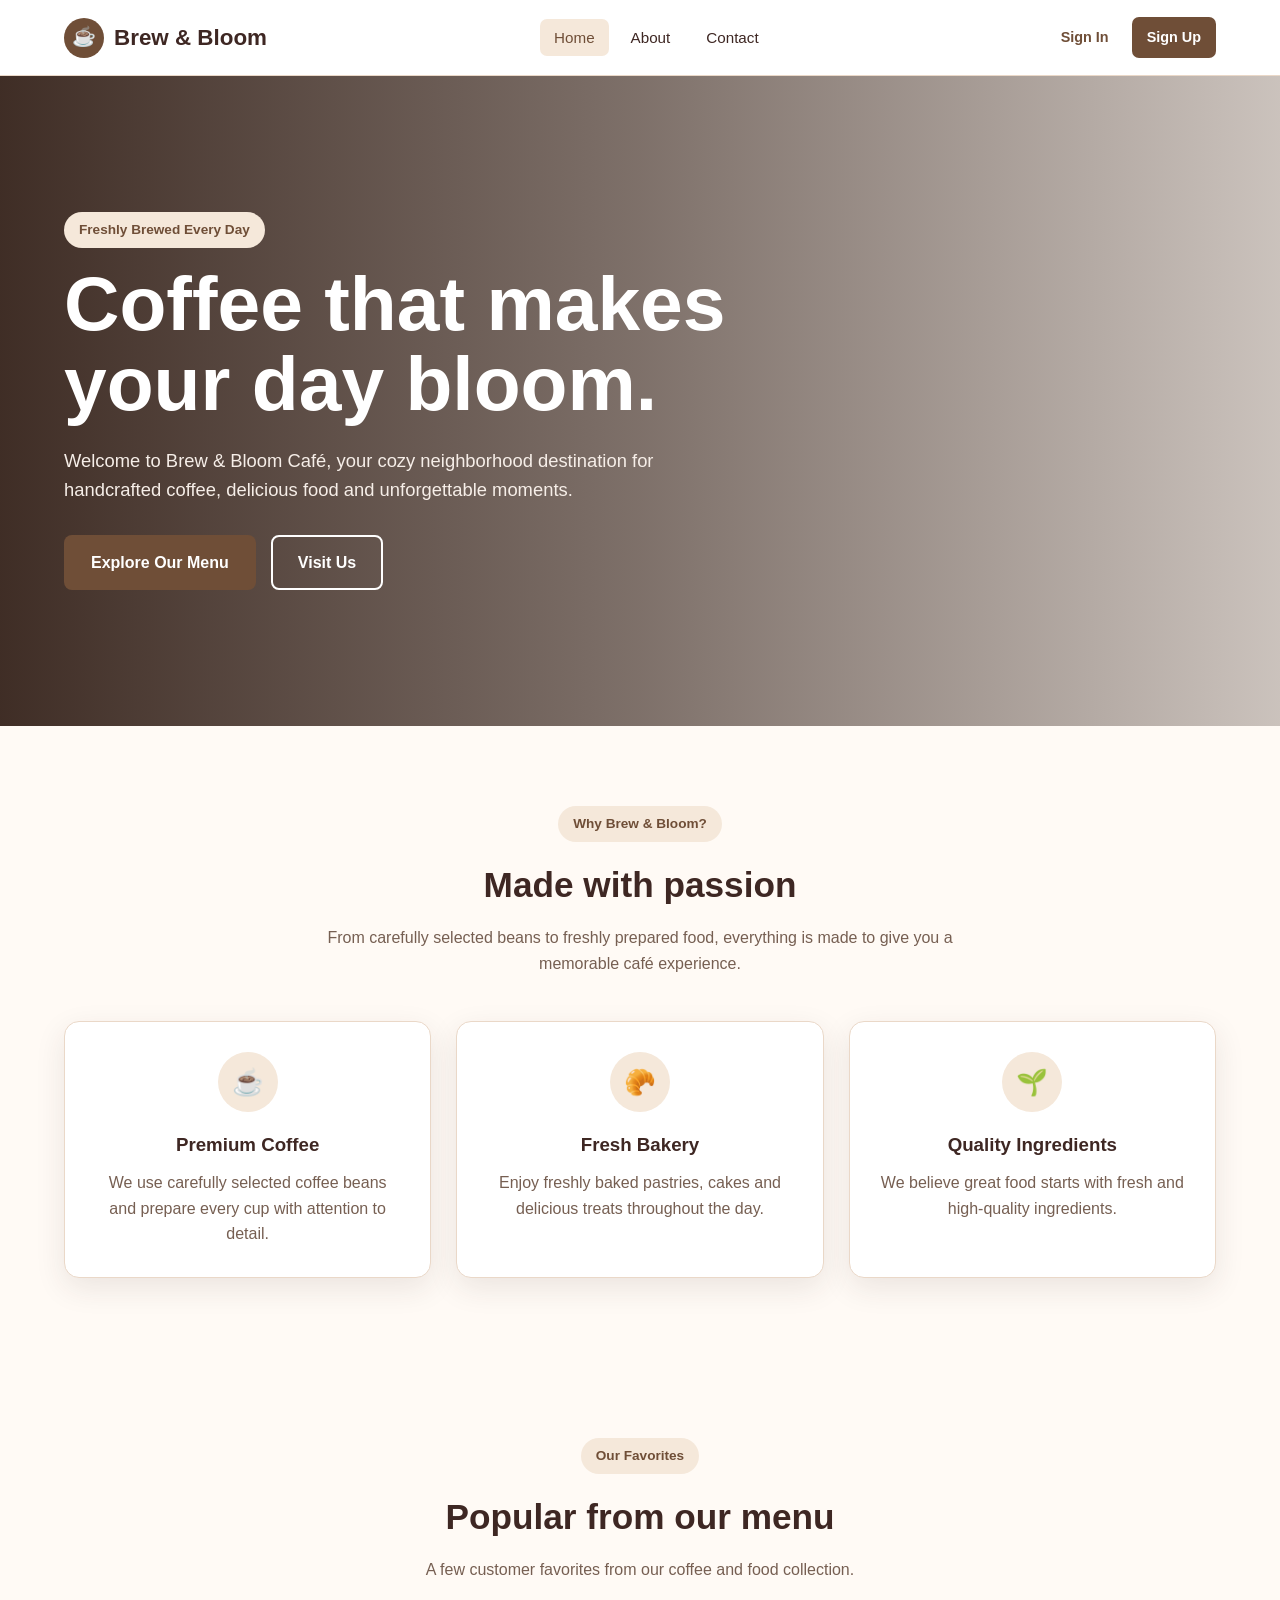
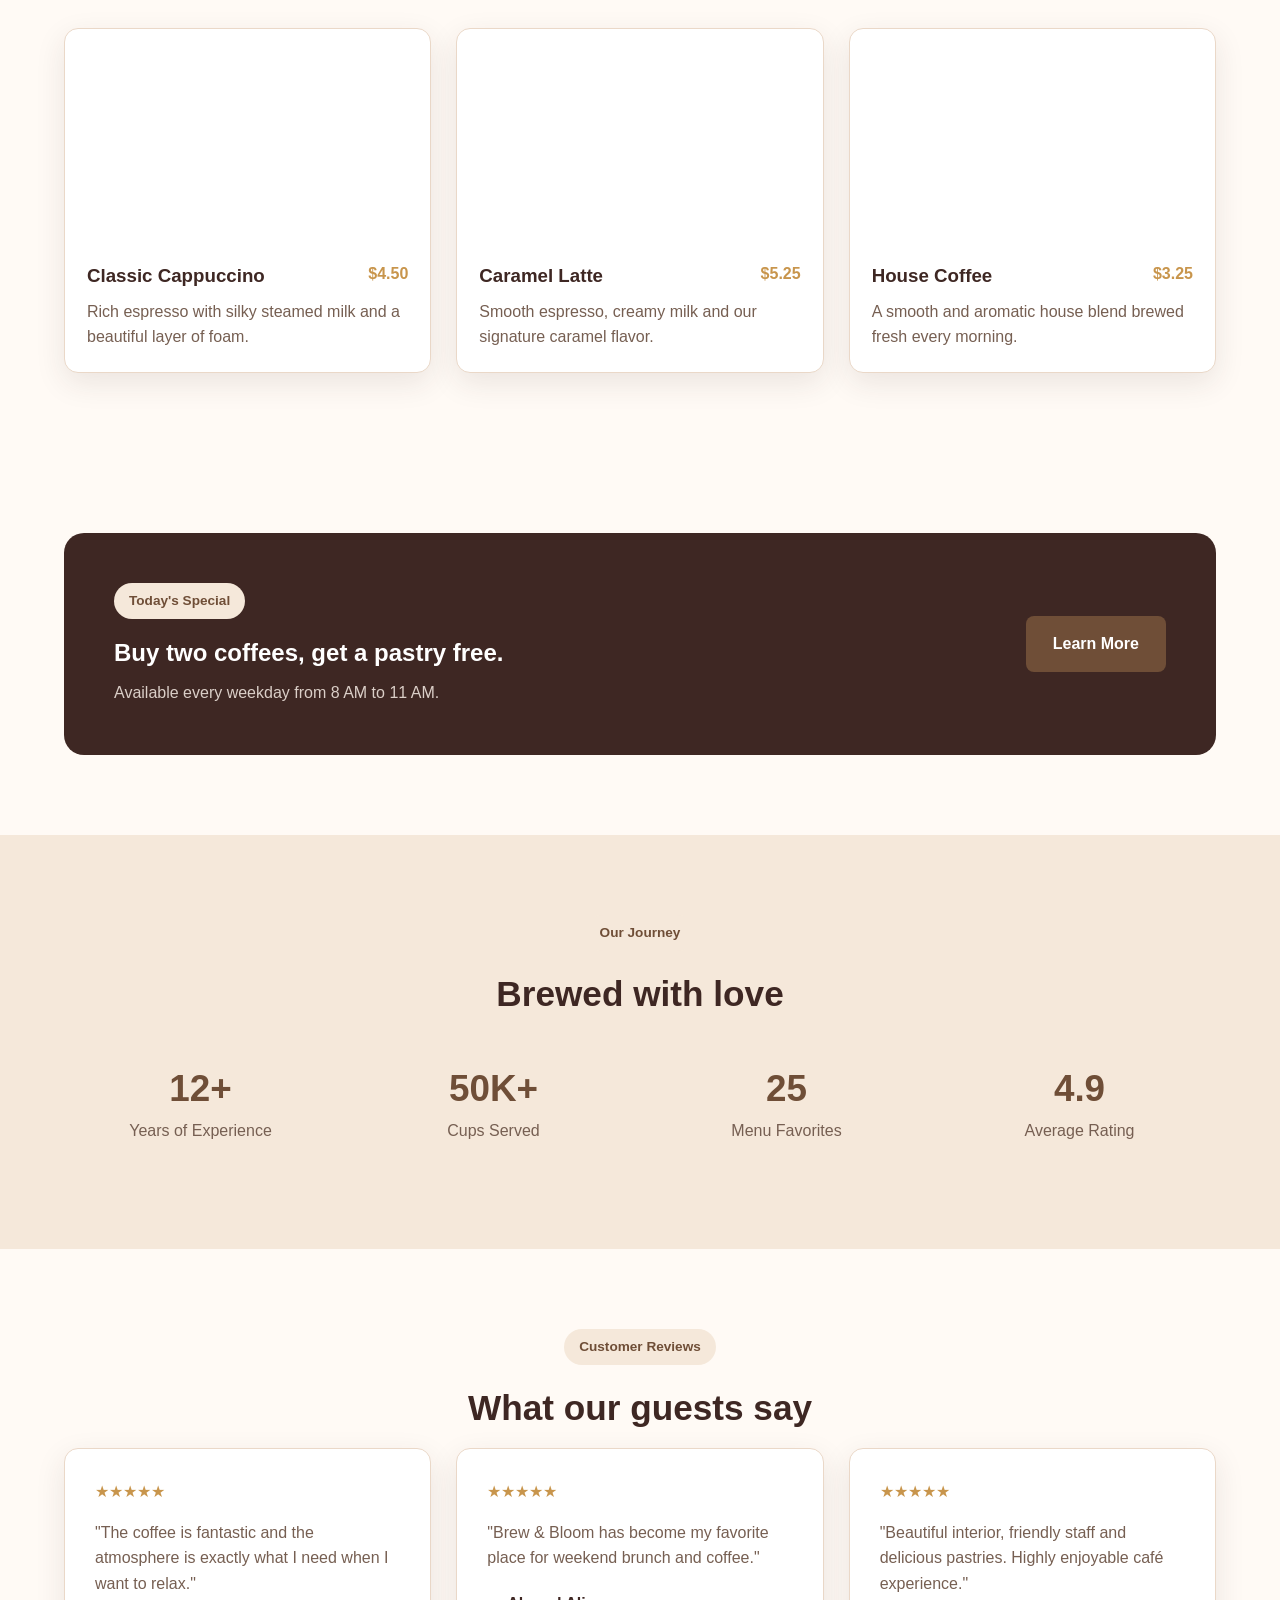
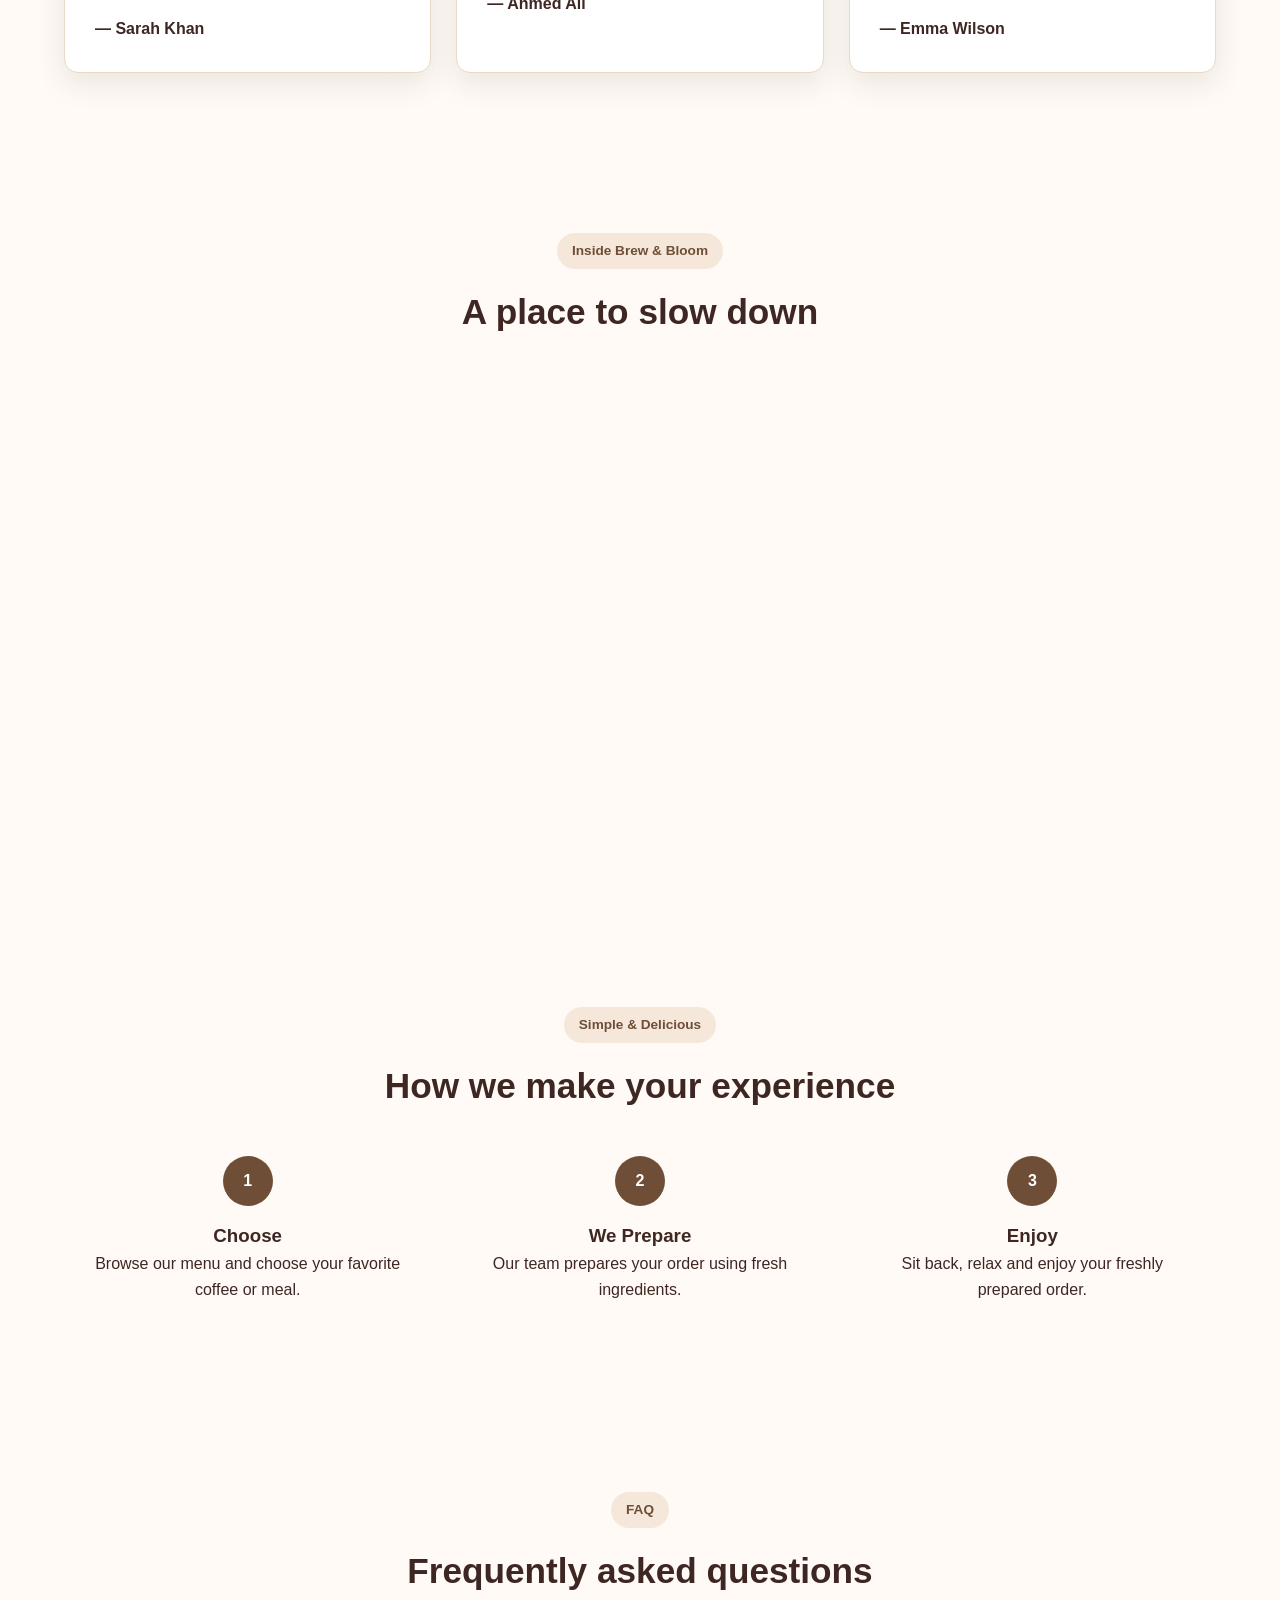
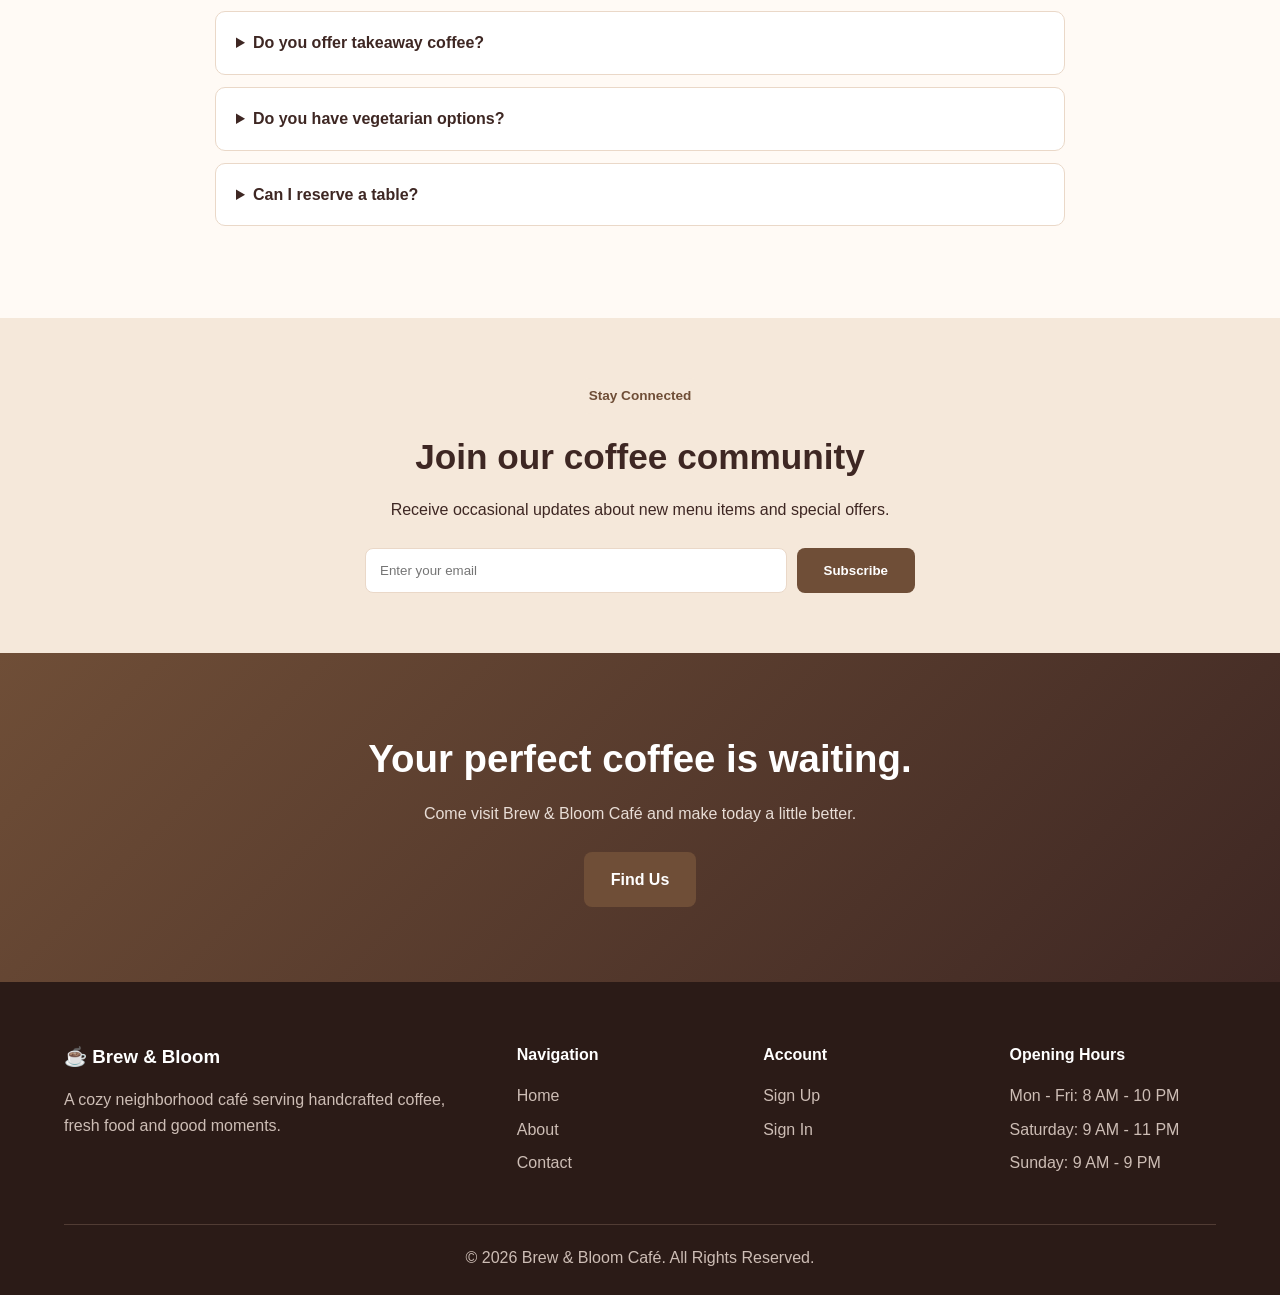
<file: index.html>
<!DOCTYPE html>
<html lang="en">
<head>
    <meta charset="UTF-8">
    <meta name="viewport" content="width=device-width, initial-scale=1.0">
    <meta name="description" content="Brew & Bloom Café - Fresh coffee, delicious food and beautiful moments.">
    <title>Brew & Bloom Café | Home</title>
    <link rel="stylesheet" href="css/style.css">
</head>

<body>

<!-- NAVBAR -->
<header class="navbar">
    <div class="container nav-container">

        <a href="index.html" class="logo">
            <span class="logo-icon">☕</span>
            Brew & Bloom
        </a>

        <nav>
            <ul class="nav-links">
                <li><a href="index.html" class="active">Home</a></li>
                <li><a href="about.html">About</a></li>
                <li><a href="contact.html">Contact</a></li>
            </ul>
        </nav>

        <div class="auth-links">
            <a href="signin.html" class="signin-link">Sign In</a>
            <a href="signup.html" class="signup-link">Sign Up</a>
        </div>

    </div>
</header>


<!-- HERO COMPONENT -->
<section class="hero">
    <div class="container">
        <div class="hero-content">

            <span class="badge">Freshly Brewed Every Day</span>

            <h1>
                Coffee that makes
                your day bloom.
            </h1>

            <p>
                Welcome to Brew & Bloom Café, your cozy neighborhood destination
                for handcrafted coffee, delicious food and unforgettable moments.
            </p>

            <div class="hero-buttons">
                <a href="#menu" class="btn btn-primary">Explore Our Menu</a>
                <a href="contact.html" class="btn btn-outline">Visit Us</a>
            </div>

        </div>
    </div>
</section>


<!-- FEATURES COMPONENT -->
<section class="section">
    <div class="container">

        <div class="text-center">
            <span class="badge">Why Brew & Bloom?</span>
            <h2 class="section-title">Made with passion</h2>
            <p class="section-subtitle">
                From carefully selected beans to freshly prepared food,
                everything is made to give you a memorable café experience.
            </p>
        </div>

        <div class="feature-grid">

            <article class="feature-card">
                <div class="feature-icon">☕</div>
                <h3>Premium Coffee</h3>
                <p>
                    We use carefully selected coffee beans and prepare every
                    cup with attention to detail.
                </p>
            </article>

            <article class="feature-card">
                <div class="feature-icon">🥐</div>
                <h3>Fresh Bakery</h3>
                <p>
                    Enjoy freshly baked pastries, cakes and delicious treats
                    throughout the day.
                </p>
            </article>

            <article class="feature-card">
                <div class="feature-icon">🌱</div>
                <h3>Quality Ingredients</h3>
                <p>
                    We believe great food starts with fresh and high-quality
                    ingredients.
                </p>
            </article>

        </div>
    </div>
</section>


<!-- MENU CARDS COMPONENT -->
<section class="section" id="menu">
    <div class="container">

        <div class="text-center">
            <span class="badge">Our Favorites</span>
            <h2 class="section-title">Popular from our menu</h2>
            <p class="section-subtitle">
                A few customer favorites from our coffee and food collection.
            </p>
        </div>

        <div class="menu-grid">

            <article class="menu-card">
                <div class="menu-image"></div>
                <div class="menu-info">
                    <div class="menu-title">
                        <h3>Classic Cappuccino</h3>
                        <span class="price">$4.50</span>
                    </div>
                    <p>
                        Rich espresso with silky steamed milk and a beautiful
                        layer of foam.
                    </p>
                </div>
            </article>

            <article class="menu-card">
                <div class="menu-image"></div>
                <div class="menu-info">
                    <div class="menu-title">
                        <h3>Caramel Latte</h3>
                        <span class="price">$5.25</span>
                    </div>
                    <p>
                        Smooth espresso, creamy milk and our signature caramel
                        flavor.
                    </p>
                </div>
            </article>

            <article class="menu-card">
                <div class="menu-image"></div>
                <div class="menu-info">
                    <div class="menu-title">
                        <h3>House Coffee</h3>
                        <span class="price">$3.25</span>
                    </div>
                    <p>
                        A smooth and aromatic house blend brewed fresh every
                        morning.
                    </p>
                </div>
            </article>

        </div>
    </div>
</section>


<!-- PROMOTION BANNER -->
<section class="section">
    <div class="container">

        <div class="promo">
            <div>
                <span class="badge">Today's Special</span>
                <h2>Buy two coffees, get a pastry free.</h2>
                <p>
                    Available every weekday from 8 AM to 11 AM.
                </p>
            </div>

            <a href="contact.html" class="btn btn-primary">
                Learn More
            </a>
        </div>

    </div>
</section>


<!-- STATISTICS COMPONENT -->
<section class="section stats">
    <div class="container">

        <div class="text-center">
            <span class="badge">Our Journey</span>
            <h2 class="section-title">Brewed with love</h2>
        </div>

        <div class="stats-grid">

            <div class="stat">
                <h3>12+</h3>
                <p>Years of Experience</p>
            </div>

            <div class="stat">
                <h3>50K+</h3>
                <p>Cups Served</p>
            </div>

            <div class="stat">
                <h3>25</h3>
                <p>Menu Favorites</p>
            </div>

            <div class="stat">
                <h3>4.9</h3>
                <p>Average Rating</p>
            </div>

        </div>
    </div>
</section>


<!-- TESTIMONIAL COMPONENT -->
<section class="section">
    <div class="container">

        <div class="text-center">
            <span class="badge">Customer Reviews</span>
            <h2 class="section-title">What our guests say</h2>
        </div>

        <div class="testimonial-grid">

            <article class="testimonial">
                <div class="stars">★★★★★</div>
                <p>
                    "The coffee is fantastic and the atmosphere is exactly what
                    I need when I want to relax."
                </p>
                <div class="customer">— Sarah Khan</div>
            </article>

            <article class="testimonial">
                <div class="stars">★★★★★</div>
                <p>
                    "Brew & Bloom has become my favorite place for weekend
                    brunch and coffee."
                </p>
                <div class="customer">— Ahmed Ali</div>
            </article>

            <article class="testimonial">
                <div class="stars">★★★★★</div>
                <p>
                    "Beautiful interior, friendly staff and delicious pastries.
                    Highly enjoyable café experience."
                </p>
                <div class="customer">— Emma Wilson</div>
            </article>

        </div>
    </div>
</section>


<!-- GALLERY COMPONENT -->
<section class="section">
    <div class="container">

        <div class="text-center">
            <span class="badge">Inside Brew & Bloom</span>
            <h2 class="section-title">A place to slow down</h2>
        </div>

        <div class="gallery-grid">
            <div class="gallery-item"></div>
            <div class="gallery-item"></div>
            <div class="gallery-item"></div>
            <div class="gallery-item"></div>
            <div class="gallery-item"></div>
        </div>

    </div>
</section>


<!-- PROCESS COMPONENT -->
<section class="section">
    <div class="container">

        <div class="text-center">
            <span class="badge">Simple & Delicious</span>
            <h2 class="section-title">How we make your experience</h2>
        </div>

        <div class="process-grid">

            <article class="process-card">
                <div class="process-number">1</div>
                <h3>Choose</h3>
                <p>
                    Browse our menu and choose your favorite coffee or meal.
                </p>
            </article>

            <article class="process-card">
                <div class="process-number">2</div>
                <h3>We Prepare</h3>
                <p>
                    Our team prepares your order using fresh ingredients.
                </p>
            </article>

            <article class="process-card">
                <div class="process-number">3</div>
                <h3>Enjoy</h3>
                <p>
                    Sit back, relax and enjoy your freshly prepared order.
                </p>
            </article>

        </div>
    </div>
</section>


<!-- FAQ COMPONENT -->
<section class="section">
    <div class="container">

        <div class="text-center">
            <span class="badge">FAQ</span>
            <h2 class="section-title">Frequently asked questions</h2>
        </div>

        <div class="faq">

            <details>
                <summary>Do you offer takeaway coffee?</summary>
                <p>
                    Yes. All our drinks and selected food items are available
                    for takeaway.
                </p>
            </details>

            <details>
                <summary>Do you have vegetarian options?</summary>
                <p>
                    Yes. We have several vegetarian breakfast, bakery and
                    beverage options.
                </p>
            </details>

            <details>
                <summary>Can I reserve a table?</summary>
                <p>
                    Please contact us through our Contact page for reservation
                    requests.
                </p>
            </details>

        </div>

    </div>
</section>


<!-- NEWSLETTER COMPONENT -->
<section class="newsletter">
    <div class="container">

        <span class="badge">Stay Connected</span>
        <h2 class="section-title">Join our coffee community</h2>

        <p>
            Receive occasional updates about new menu items and special offers.
        </p>

        <form class="newsletter-form">
            <input
                type="email"
                placeholder="Enter your email"
                aria-label="Email address"
                required
            >
            <button class="btn btn-primary" type="submit">
                Subscribe
            </button>
        </form>

    </div>
</section>


<!-- CTA COMPONENT -->
<section class="cta">
    <div class="container">

        <h2>Your perfect coffee is waiting.</h2>

        <p>
            Come visit Brew & Bloom Café and make today a little better.
        </p>

        <a href="contact.html" class="btn btn-primary">
            Find Us
        </a>

    </div>
</section>


<!-- FOOTER -->
<footer class="footer">
    <div class="container">

        <div class="footer-grid">

            <div>
                <h3>☕ Brew & Bloom</h3>
                <p>
                    A cozy neighborhood café serving handcrafted coffee,
                    fresh food and good moments.
                </p>
            </div>

            <div>
                <h4>Navigation</h4>
                <ul>
                    <li><a href="index.html">Home</a></li>
                    <li><a href="about.html">About</a></li>
                    <li><a href="contact.html">Contact</a></li>
                </ul>
            </div>

            <div>
                <h4>Account</h4>
                <ul>
                    <li><a href="signup.html">Sign Up</a></li>
                    <li><a href="signin.html">Sign In</a></li>
                </ul>
            </div>

            <div>
                <h4>Opening Hours</h4>
                <ul>
                    <li>Mon - Fri: 8 AM - 10 PM</li>
                    <li>Saturday: 9 AM - 11 PM</li>
                    <li>Sunday: 9 AM - 9 PM</li>
                </ul>
            </div>

        </div>

        <div class="footer-bottom">
            <p>
                © 2026 Brew & Bloom Café. All Rights Reserved.
            </p>
        </div>

    </div>
</footer>

</body>
</html>
</file>
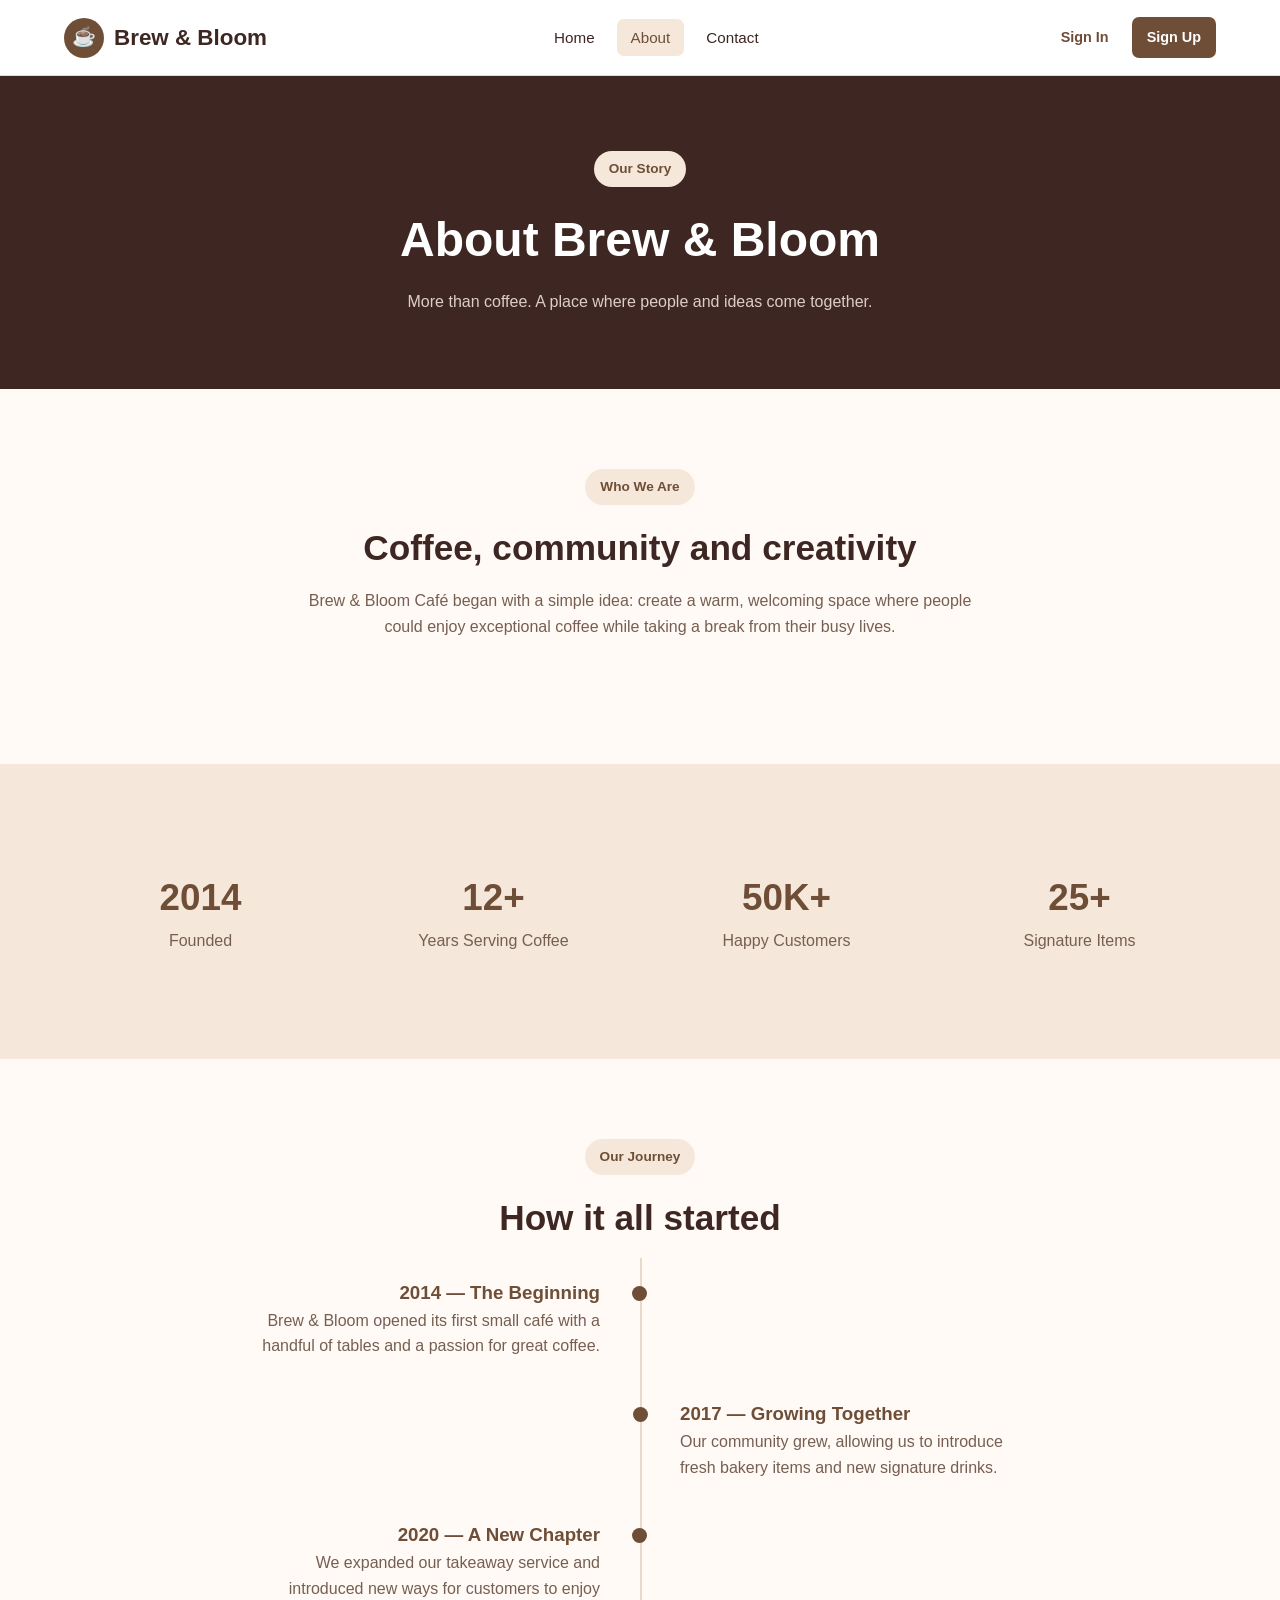
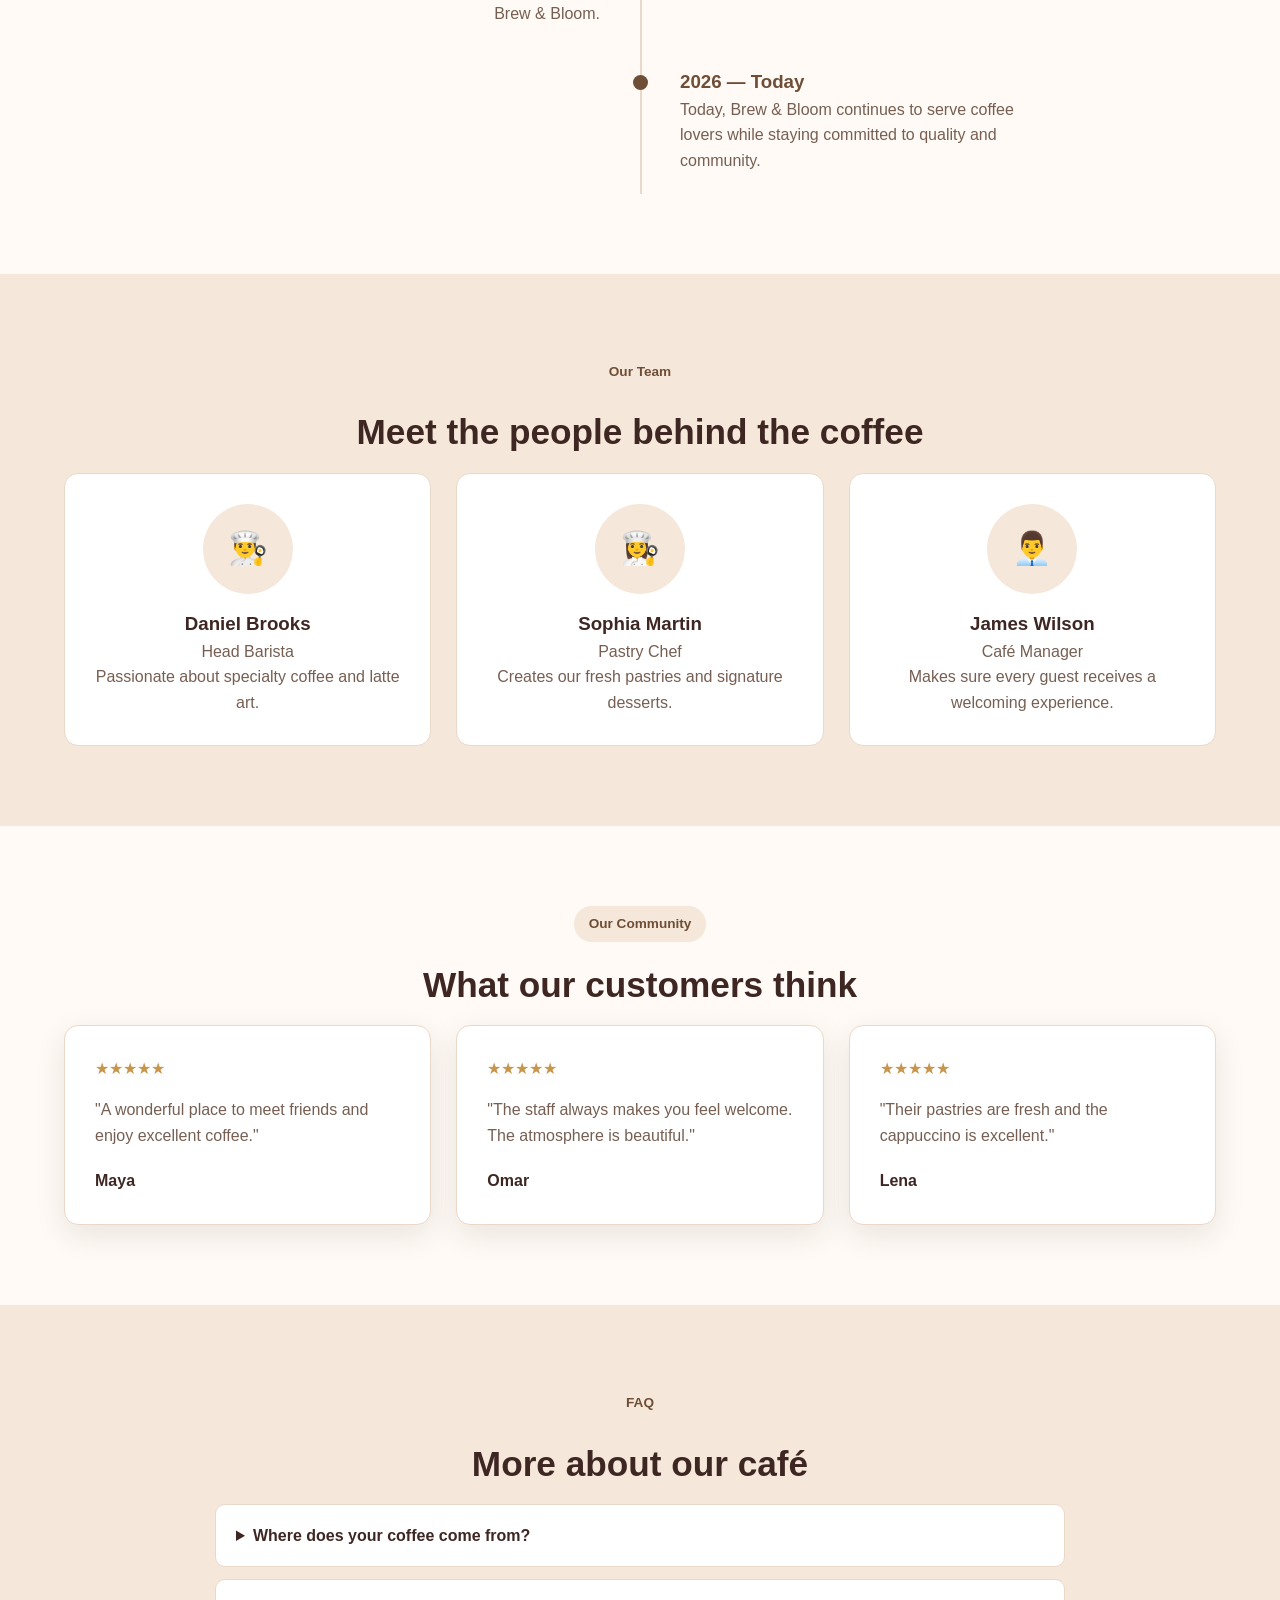
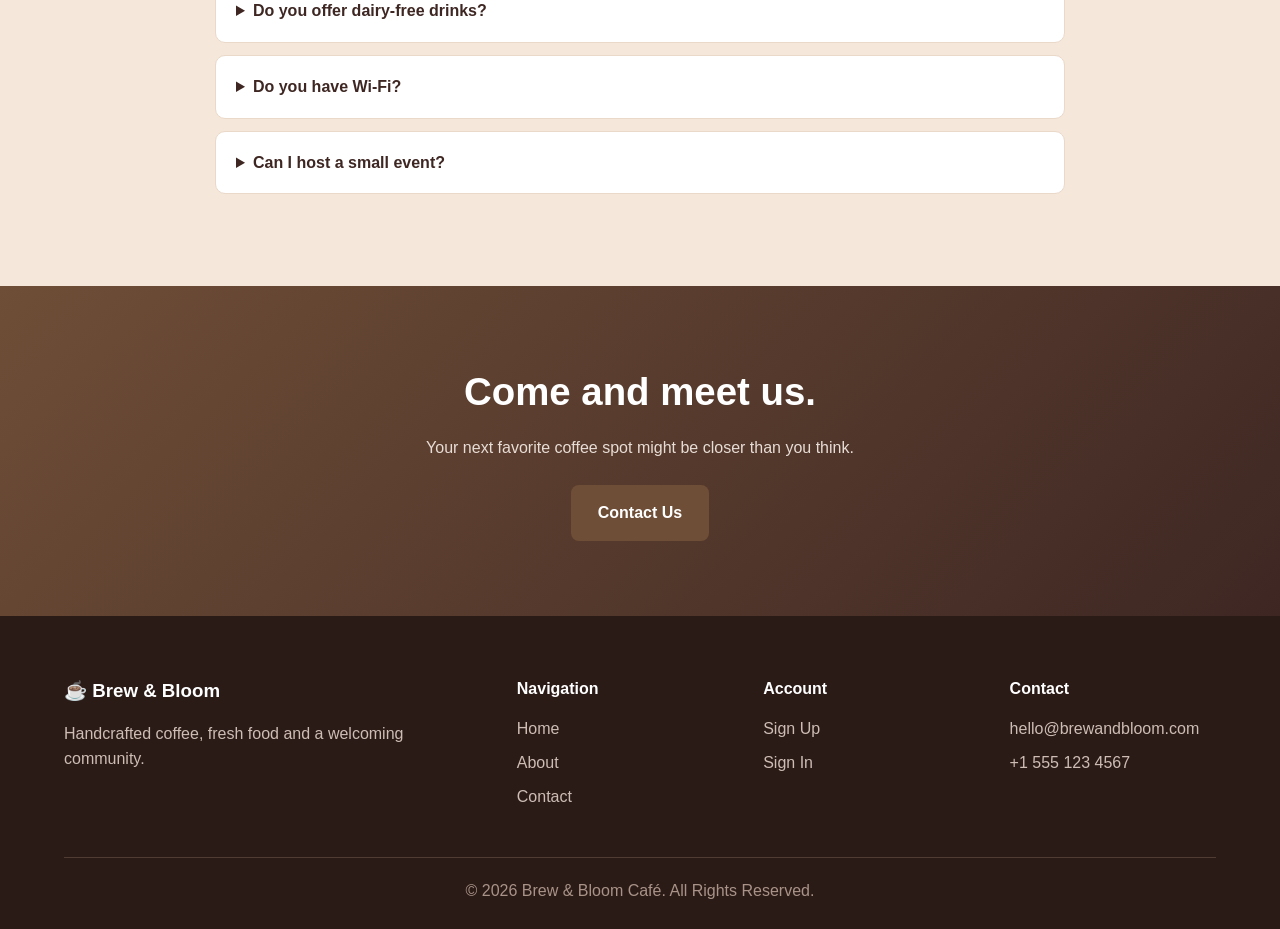
<file: about.html>
<!DOCTYPE html>
<html lang="en">
<head>
    <meta charset="UTF-8">
    <meta name="viewport" content="width=device-width, initial-scale=1.0">
    <title>About | Brew & Bloom Café</title>
    <link rel="stylesheet" href="css/style.css">
</head>

<body>

<header class="navbar">
    <div class="container nav-container">

        <a href="index.html" class="logo">
            <span class="logo-icon">☕</span>
            Brew & Bloom
        </a>

        <nav>
            <ul class="nav-links">
                <li><a href="index.html">Home</a></li>
                <li><a href="about.html" class="active">About</a></li>
                <li><a href="contact.html">Contact</a></li>
            </ul>
        </nav>

        <div class="auth-links">
            <a href="signin.html" class="signin-link">Sign In</a>
            <a href="signup.html" class="signup-link">Sign Up</a>
        </div>

    </div>
</header>


<!-- PAGE HEADER -->
<section class="page-header">
    <div class="container">
        <span class="badge">Our Story</span>
        <h1>About Brew & Bloom</h1>
        <p>More than coffee. A place where people and ideas come together.</p>
    </div>
</section>


<!-- INTRO -->
<section class="section">
    <div class="container">

        <div class="text-center">
            <span class="badge">Who We Are</span>
            <h2 class="section-title">Coffee, community and creativity</h2>

            <p class="section-subtitle">
                Brew & Bloom Café began with a simple idea: create a warm,
                welcoming space where people could enjoy exceptional coffee
                while taking a break from their busy lives.
            </p>
        </div>

    </div>
</section>


<!-- STATISTICS COMPONENT -->
<section class="section stats">
    <div class="container">

        <div class="stats-grid">

            <div class="stat">
                <h3>2014</h3>
                <p>Founded</p>
            </div>

            <div class="stat">
                <h3>12+</h3>
                <p>Years Serving Coffee</p>
            </div>

            <div class="stat">
                <h3>50K+</h3>
                <p>Happy Customers</p>
            </div>

            <div class="stat">
                <h3>25+</h3>
                <p>Signature Items</p>
            </div>

        </div>

    </div>
</section>


<!-- TIMELINE COMPONENT -->
<section class="section">
    <div class="container">

        <div class="text-center">
            <span class="badge">Our Journey</span>
            <h2 class="section-title">How it all started</h2>
        </div>

        <div class="timeline">

            <div class="timeline-item">
                <span class="timeline-dot"></span>
                <h3>2014 — The Beginning</h3>
                <p>
                    Brew & Bloom opened its first small café with a handful
                    of tables and a passion for great coffee.
                </p>
            </div>

            <div class="timeline-item">
                <span class="timeline-dot"></span>
                <h3>2017 — Growing Together</h3>
                <p>
                    Our community grew, allowing us to introduce fresh bakery
                    items and new signature drinks.
                </p>
            </div>

            <div class="timeline-item">
                <span class="timeline-dot"></span>
                <h3>2020 — A New Chapter</h3>
                <p>
                    We expanded our takeaway service and introduced new ways
                    for customers to enjoy Brew & Bloom.
                </p>
            </div>

            <div class="timeline-item">
                <span class="timeline-dot"></span>
                <h3>2026 — Today</h3>
                <p>
                    Today, Brew & Bloom continues to serve coffee lovers while
                    staying committed to quality and community.
                </p>
            </div>

        </div>

    </div>
</section>


<!-- TEAM COMPONENT -->
<section class="section stats">
    <div class="container">

        <div class="text-center">
            <span class="badge">Our Team</span>
            <h2 class="section-title">Meet the people behind the coffee</h2>
        </div>

        <div class="team-grid">

            <article class="team-card">
                <div class="team-avatar">👨‍🍳</div>
                <h3>Daniel Brooks</h3>
                <p>Head Barista</p>
                <p>
                    Passionate about specialty coffee and latte art.
                </p>
            </article>

            <article class="team-card">
                <div class="team-avatar">👩‍🍳</div>
                <h3>Sophia Martin</h3>
                <p>Pastry Chef</p>
                <p>
                    Creates our fresh pastries and signature desserts.
                </p>
            </article>

            <article class="team-card">
                <div class="team-avatar">👨‍💼</div>
                <h3>James Wilson</h3>
                <p>Café Manager</p>
                <p>
                    Makes sure every guest receives a welcoming experience.
                </p>
            </article>

        </div>

    </div>
</section>


<!-- TESTIMONIAL COMPONENT -->
<section class="section">
    <div class="container">

        <div class="text-center">
            <span class="badge">Our Community</span>
            <h2 class="section-title">What our customers think</h2>
        </div>

        <div class="testimonial-grid">

            <article class="testimonial">
                <div class="stars">★★★★★</div>
                <p>
                    "A wonderful place to meet friends and enjoy excellent
                    coffee."
                </p>
                <div class="customer">Maya</div>
            </article>

            <article class="testimonial">
                <div class="stars">★★★★★</div>
                <p>
                    "The staff always makes you feel welcome. The atmosphere
                    is beautiful."
                </p>
                <div class="customer">Omar</div>
            </article>

            <article class="testimonial">
                <div class="stars">★★★★★</div>
                <p>
                    "Their pastries are fresh and the cappuccino is excellent."
                </p>
                <div class="customer">Lena</div>
            </article>

        </div>

    </div>
</section>


<!-- ACCORDION COMPONENT -->
<section class="section stats">
    <div class="container">

        <div class="text-center">
            <span class="badge">FAQ</span>
            <h2 class="section-title">More about our café</h2>
        </div>

        <div class="faq">

            <details>
                <summary>Where does your coffee come from?</summary>
                <p>
                    We work with coffee suppliers who source beans from
                    different coffee-growing regions.
                </p>
            </details>

            <details>
                <summary>Do you offer dairy-free drinks?</summary>
                <p>
                    Yes. Customers can request alternative milk options for
                    selected beverages.
                </p>
            </details>

            <details>
                <summary>Do you have Wi-Fi?</summary>
                <p>
                    Yes. Guests can use our complimentary Wi-Fi while enjoying
                    their coffee.
                </p>
            </details>

            <details>
                <summary>Can I host a small event?</summary>
                <p>
                    Please contact our team to discuss private bookings and
                    small gatherings.
                </p>
            </details>

        </div>

    </div>
</section>


<!-- CTA -->
<section class="cta">
    <div class="container">
        <h2>Come and meet us.</h2>
        <p>
            Your next favorite coffee spot might be closer than you think.
        </p>
        <a href="contact.html" class="btn btn-primary">Contact Us</a>
    </div>
</section>


<!-- FOOTER -->
<footer class="footer">
    <div class="container">

        <div class="footer-grid">

            <div>
                <h3>☕ Brew & Bloom</h3>
                <p>
                    Handcrafted coffee, fresh food and a welcoming community.
                </p>
            </div>

            <div>
                <h4>Navigation</h4>
                <ul>
                    <li><a href="index.html">Home</a></li>
                    <li><a href="about.html">About</a></li>
                    <li><a href="contact.html">Contact</a></li>
                </ul>
            </div>

            <div>
                <h4>Account</h4>
                <ul>
                    <li><a href="signup.html">Sign Up</a></li>
                    <li><a href="signin.html">Sign In</a></li>
                </ul>
            </div>

            <div>
                <h4>Contact</h4>
                <ul>
                    <li>hello@brewandbloom.com</li>
                    <li>+1 555 123 4567</li>
                </ul>
            </div>

        </div>

        <div class="footer-bottom">
            © 2026 Brew & Bloom Café. All Rights Reserved.
        </div>

    </div>
</footer>

</body>
</html>
</file>
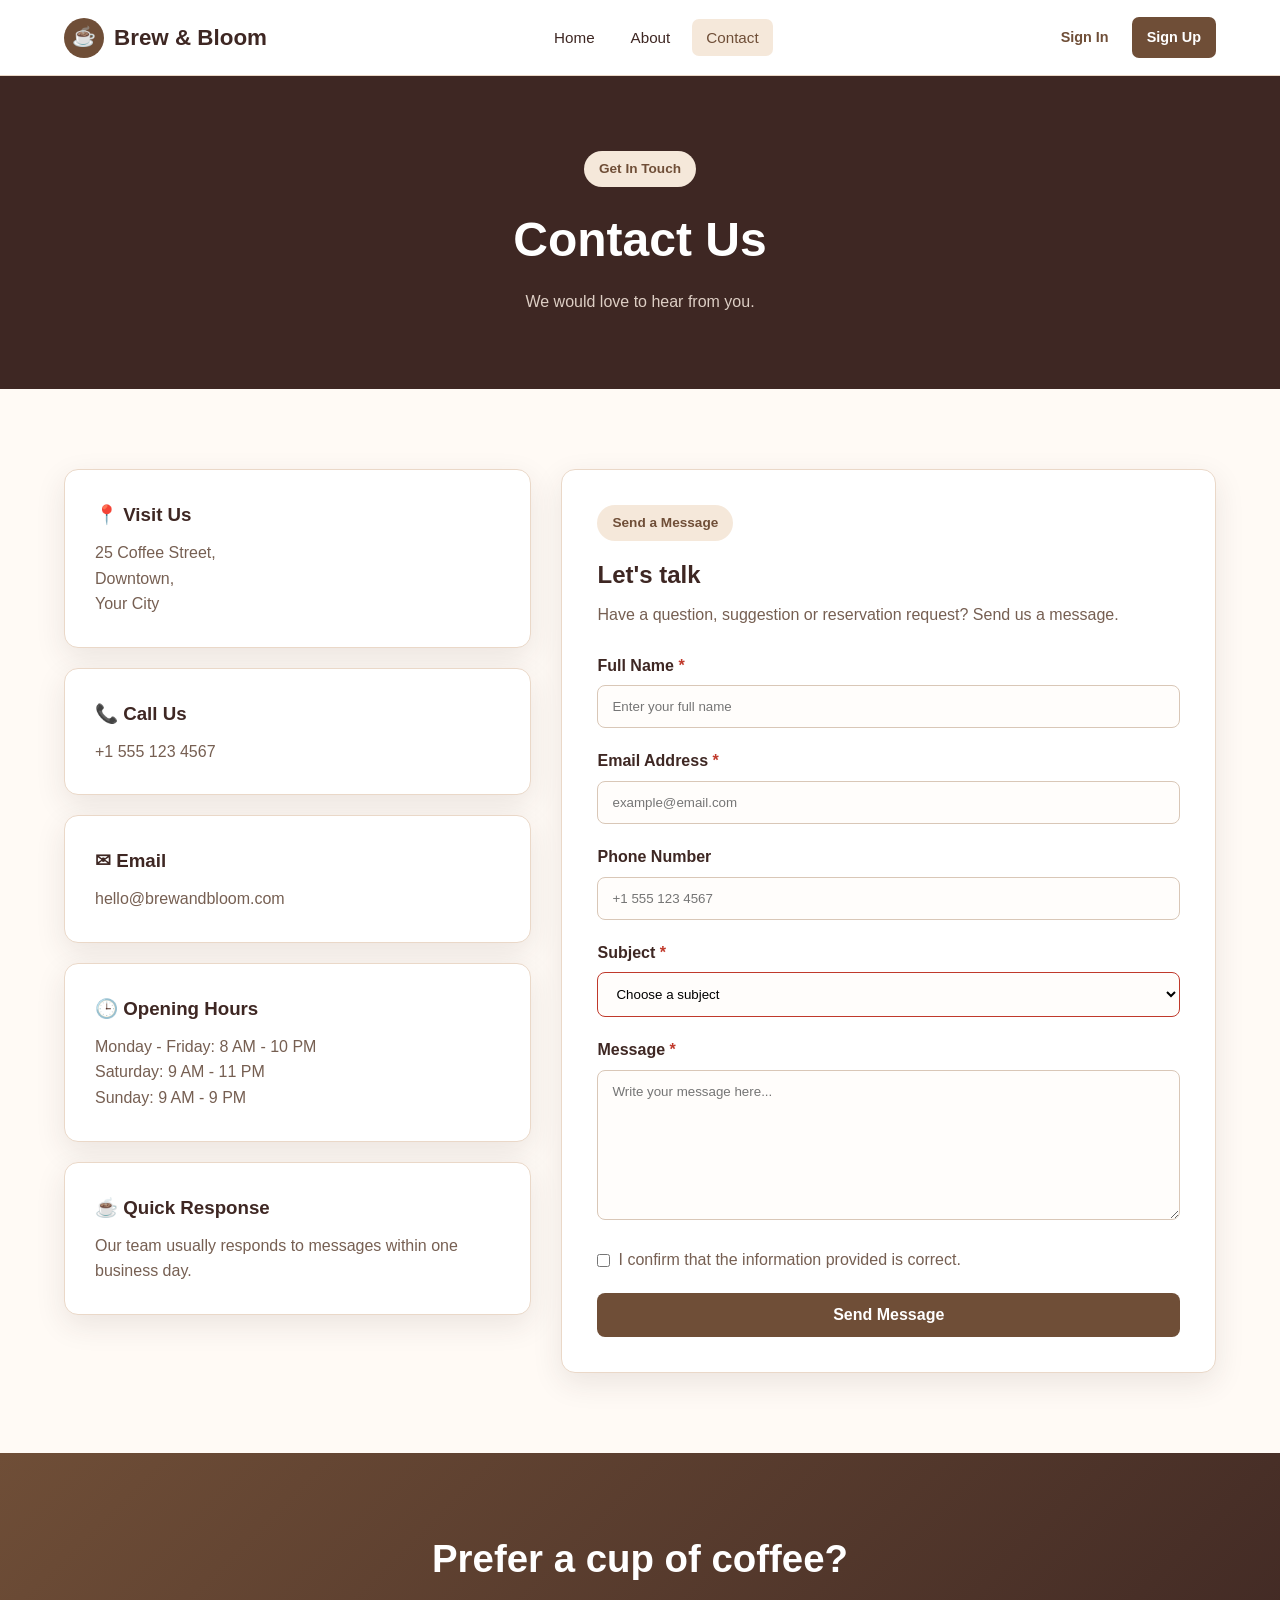
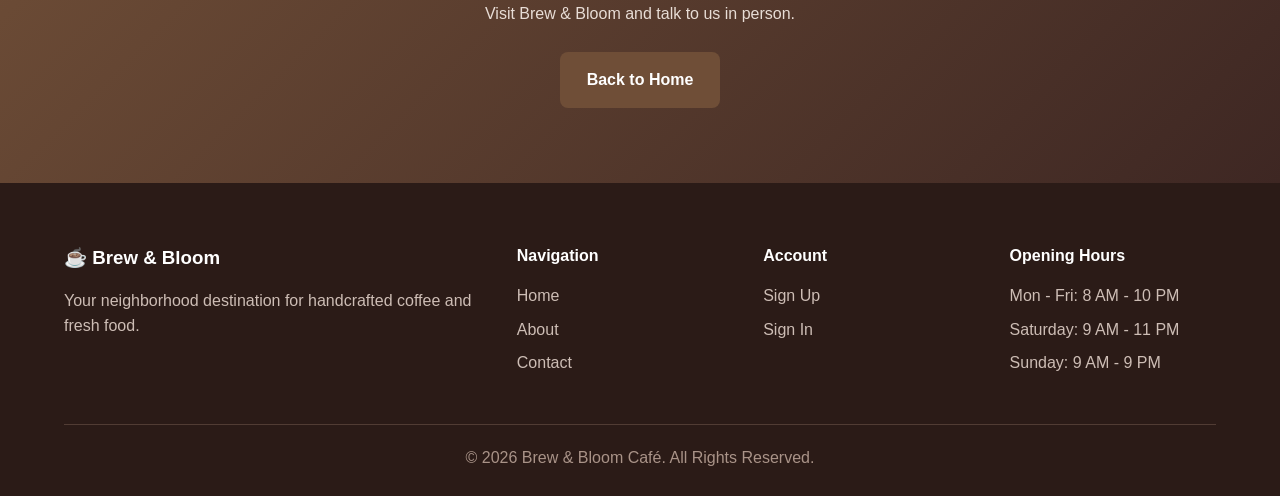
<file: contact.html>
<!DOCTYPE html>
<html lang="en">
<head>
    <meta charset="UTF-8">
    <meta name="viewport" content="width=device-width, initial-scale=1.0">
    <title>Contact | Brew & Bloom Café</title>
    <link rel="stylesheet" href="css/style.css">
</head>

<body>

<header class="navbar">
    <div class="container nav-container">

        <a href="index.html" class="logo">
            <span class="logo-icon">☕</span>
            Brew & Bloom
        </a>

        <nav>
            <ul class="nav-links">
                <li><a href="index.html">Home</a></li>
                <li><a href="about.html">About</a></li>
                <li><a href="contact.html" class="active">Contact</a></li>
            </ul>
        </nav>

        <div class="auth-links">
            <a href="signin.html" class="signin-link">Sign In</a>
            <a href="signup.html" class="signup-link">Sign Up</a>
        </div>

    </div>
</header>


<!-- HEADER -->
<section class="page-header">
    <div class="container">
        <span class="badge">Get In Touch</span>
        <h1>Contact Us</h1>
        <p>We would love to hear from you.</p>
    </div>
</section>


<!-- CONTACT COMPONENTS -->
<section class="section">
    <div class="container">

        <div class="contact-grid">

            <!-- CONTACT INFORMATION -->
            <div>

                <div class="contact-card">
                    <h3>📍 Visit Us</h3>
                    <p>
                        25 Coffee Street,<br>
                        Downtown,<br>
                        Your City
                    </p>
                </div>

                <div class="contact-card">
                    <h3>📞 Call Us</h3>
                    <p>
                        +1 555 123 4567
                    </p>
                </div>

                <div class="contact-card">
                    <h3>✉ Email</h3>
                    <p>
                        hello@brewandbloom.com
                    </p>
                </div>

                <div class="contact-card">
                    <h3>🕒 Opening Hours</h3>
                    <p>
                        Monday - Friday: 8 AM - 10 PM<br>
                        Saturday: 9 AM - 11 PM<br>
                        Sunday: 9 AM - 9 PM
                    </p>
                </div>

                <div class="contact-card">
                    <h3>☕ Quick Response</h3>
                    <p>
                        Our team usually responds to messages within one
                        business day.
                    </p>
                </div>

            </div>


            <!-- CONTACT FORM -->
            <div class="form-card">

                <span class="badge">Send a Message</span>

                <h2>Let's talk</h2>

                <p class="section-subtitle" style="margin: 8px 0 25px;">
                    Have a question, suggestion or reservation request?
                    Send us a message.
                </p>

                <!-- FORMspree -->
                <form
                    action="https://formspree.io/f/YOUR_FORMSPREE_ID"
                    method="POST"
                >

                    <div class="form-group">
                        <label for="name">
                            Full Name <span class="required">*</span>
                        </label>

                        <input
                            type="text"
                            id="name"
                            name="name"
                            class="form-control"
                            placeholder="Enter your full name"
                            minlength="2"
                            maxlength="60"
                            required
                        >
                    </div>


                    <div class="form-group">
                        <label for="email">
                            Email Address <span class="required">*</span>
                        </label>

                        <input
                            type="email"
                            id="email"
                            name="email"
                            class="form-control"
                            placeholder="example@email.com"
                            required
                        >
                    </div>


                    <div class="form-group">
                        <label for="phone">
                            Phone Number
                        </label>

                        <input
                            type="tel"
                            id="phone"
                            name="phone"
                            class="form-control"
                            placeholder="+1 555 123 4567"
                            pattern="[0-9+\-\s()]{7,20}"
                        >
                    </div>


                    <div class="form-group">
                        <label for="subject">
                            Subject <span class="required">*</span>
                        </label>

                        <select
                            id="subject"
                            name="subject"
                            class="form-control"
                            required
                        >
                            <option value="">Choose a subject</option>
                            <option value="general">General Question</option>
                            <option value="reservation">Reservation</option>
                            <option value="feedback">Feedback</option>
                            <option value="event">Private Event</option>
                            <option value="other">Other</option>
                        </select>
                    </div>


                    <div class="form-group">
                        <label for="message">
                            Message <span class="required">*</span>
                        </label>

                        <textarea
                            id="message"
                            name="message"
                            class="form-control"
                            placeholder="Write your message here..."
                            minlength="10"
                            maxlength="1000"
                            required
                        ></textarea>
                    </div>


                    <div class="checkbox-row">
                        <input
                            type="checkbox"
                            id="consent"
                            name="consent"
                            required
                        >

                        <label for="consent">
                            I confirm that the information provided is correct.
                        </label>
                    </div>


                    <button
                        type="submit"
                        class="btn btn-primary auth-submit"
                    >
                        Send Message
                    </button>

                </form>

            </div>

        </div>

    </div>
</section>


<!-- CTA -->
<section class="cta">
    <div class="container">
        <h2>Prefer a cup of coffee?</h2>
        <p>Visit Brew & Bloom and talk to us in person.</p>
        <a href="index.html" class="btn btn-primary">Back to Home</a>
    </div>
</section>


<!-- FOOTER -->
<footer class="footer">
    <div class="container">

        <div class="footer-grid">

            <div>
                <h3>☕ Brew & Bloom</h3>
                <p>
                    Your neighborhood destination for handcrafted coffee
                    and fresh food.
                </p>
            </div>

            <div>
                <h4>Navigation</h4>
                <ul>
                    <li><a href="index.html">Home</a></li>
                    <li><a href="about.html">About</a></li>
                    <li><a href="contact.html">Contact</a></li>
                </ul>
            </div>

            <div>
                <h4>Account</h4>
                <ul>
                    <li><a href="signup.html">Sign Up</a></li>
                    <li><a href="signin.html">Sign In</a></li>
                </ul>
            </div>

            <div>
                <h4>Opening Hours</h4>
                <ul>
                    <li>Mon - Fri: 8 AM - 10 PM</li>
                    <li>Saturday: 9 AM - 11 PM</li>
                    <li>Sunday: 9 AM - 9 PM</li>
                </ul>
            </div>

        </div>

        <div class="footer-bottom">
            © 2026 Brew & Bloom Café. All Rights Reserved.
        </div>

    </div>
</footer>

</body>
</html>
</file>
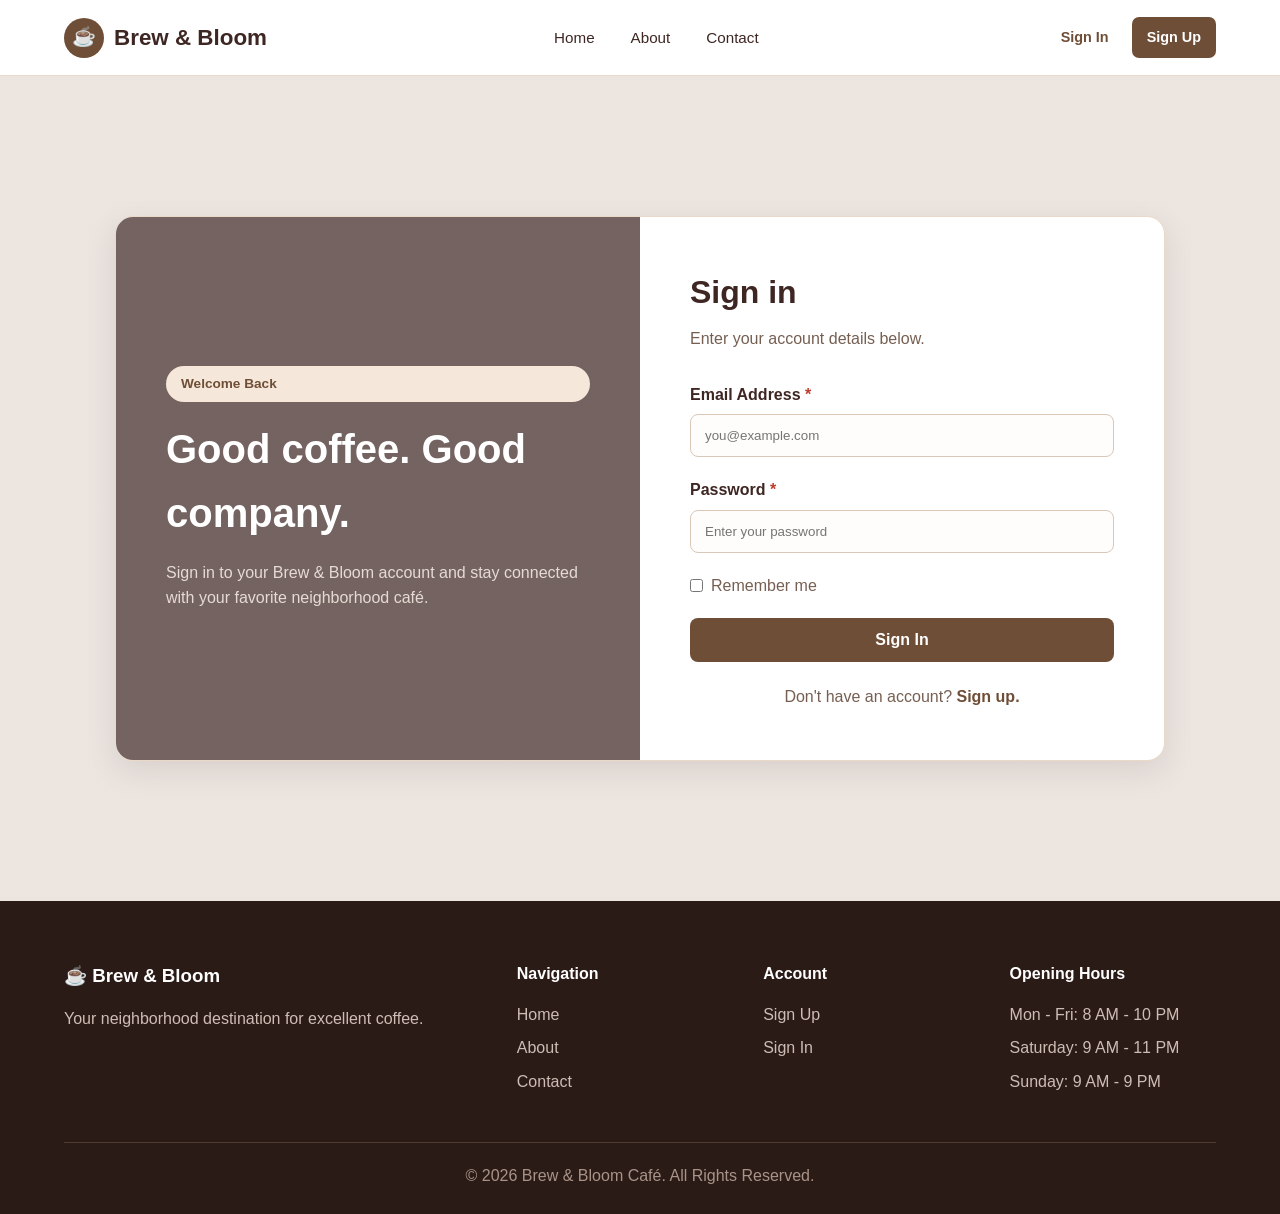
<file: signin.html>
<!DOCTYPE html>
<html lang="en">
<head>
    <meta charset="UTF-8">
    <meta name="viewport" content="width=device-width, initial-scale=1.0">
    <title>Sign In | Brew & Bloom Café</title>
    <link rel="stylesheet" href="css/style.css">
</head>

<body>

<header class="navbar">
    <div class="container nav-container">

        <a href="index.html" class="logo">
            <span class="logo-icon">☕</span>
            Brew & Bloom
        </a>

        <nav>
            <ul class="nav-links">
                <li><a href="index.html">Home</a></li>
                <li><a href="about.html">About</a></li>
                <li><a href="contact.html">Contact</a></li>
            </ul>
        </nav>

        <div class="auth-links">
            <a href="signin.html" class="signin-link">Sign In</a>
            <a href="signup.html" class="signup-link">Sign Up</a>
        </div>

    </div>
</header>


<main class="auth-page">

    <div class="auth-container">

        <!-- INFORMATION COMPONENT -->
        <div class="auth-image">

            <span class="badge">Welcome Back</span>

            <h2>Good coffee. Good company.</h2>

            <p>
                Sign in to your Brew & Bloom account and stay connected
                with your favorite neighborhood café.
            </p>

        </div>


        <!-- SIGN IN FORM -->
        <div class="auth-form">

            <h1>Sign in</h1>

            <p class="auth-subtitle">
                Enter your account details below.
            </p>


            <form action="#" method="post">

                <!-- EMAIL COMPONENT -->
                <div class="form-group">

                    <label for="email">
                        Email Address <span class="required">*</span>
                    </label>

                    <input
                        type="email"
                        id="email"
                        name="email"
                        class="form-control"
                        placeholder="you@example.com"
                        required
                    >

                </div>


                <!-- PASSWORD COMPONENT -->
                <div class="form-group">

                    <label for="password">
                        Password <span class="required">*</span>
                    </label>

                    <input
                        type="password"
                        id="password"
                        name="password"
                        class="form-control"
                        placeholder="Enter your password"
                        minlength="8"
                        required
                    >

                </div>


                <!-- CHECKBOX COMPONENT -->
                <div class="checkbox-row">

                    <input
                        type="checkbox"
                        id="remember"
                        name="remember"
                    >

                    <label for="remember">
                        Remember me
                    </label>

                </div>


                <!-- BUTTON COMPONENT -->
                <button
                    type="submit"
                    class="btn btn-primary auth-submit"
                >
                    Sign In
                </button>

            </form>


            <!-- NAVIGATION COMPONENT -->
            <div class="auth-switch">
                Don't have an account?
                <a href="signup.html">Sign up.</a>
            </div>

        </div>

    </div>

</main>


<footer class="footer">

    <div class="container">

        <div class="footer-grid">

            <div>
                <h3>☕ Brew & Bloom</h3>
                <p>
                    Your neighborhood destination for excellent coffee.
                </p>
            </div>

            <div>
                <h4>Navigation</h4>
                <ul>
                    <li><a href="index.html">Home</a></li>
                    <li><a href="about.html">About</a></li>
                    <li><a href="contact.html">Contact</a></li>
                </ul>
            </div>

            <div>
                <h4>Account</h4>
                <ul>
                    <li><a href="signup.html">Sign Up</a></li>
                    <li><a href="signin.html">Sign In</a></li>
                </ul>
            </div>

            <div>
                <h4>Opening Hours</h4>
                <ul>
                    <li>Mon - Fri: 8 AM - 10 PM</li>
                    <li>Saturday: 9 AM - 11 PM</li>
                    <li>Sunday: 9 AM - 9 PM</li>
                </ul>
            </div>

        </div>

        <div class="footer-bottom">
            © 2026 Brew & Bloom Café. All Rights Reserved.
        </div>

    </div>

</footer>

</body>
</html>
</file>
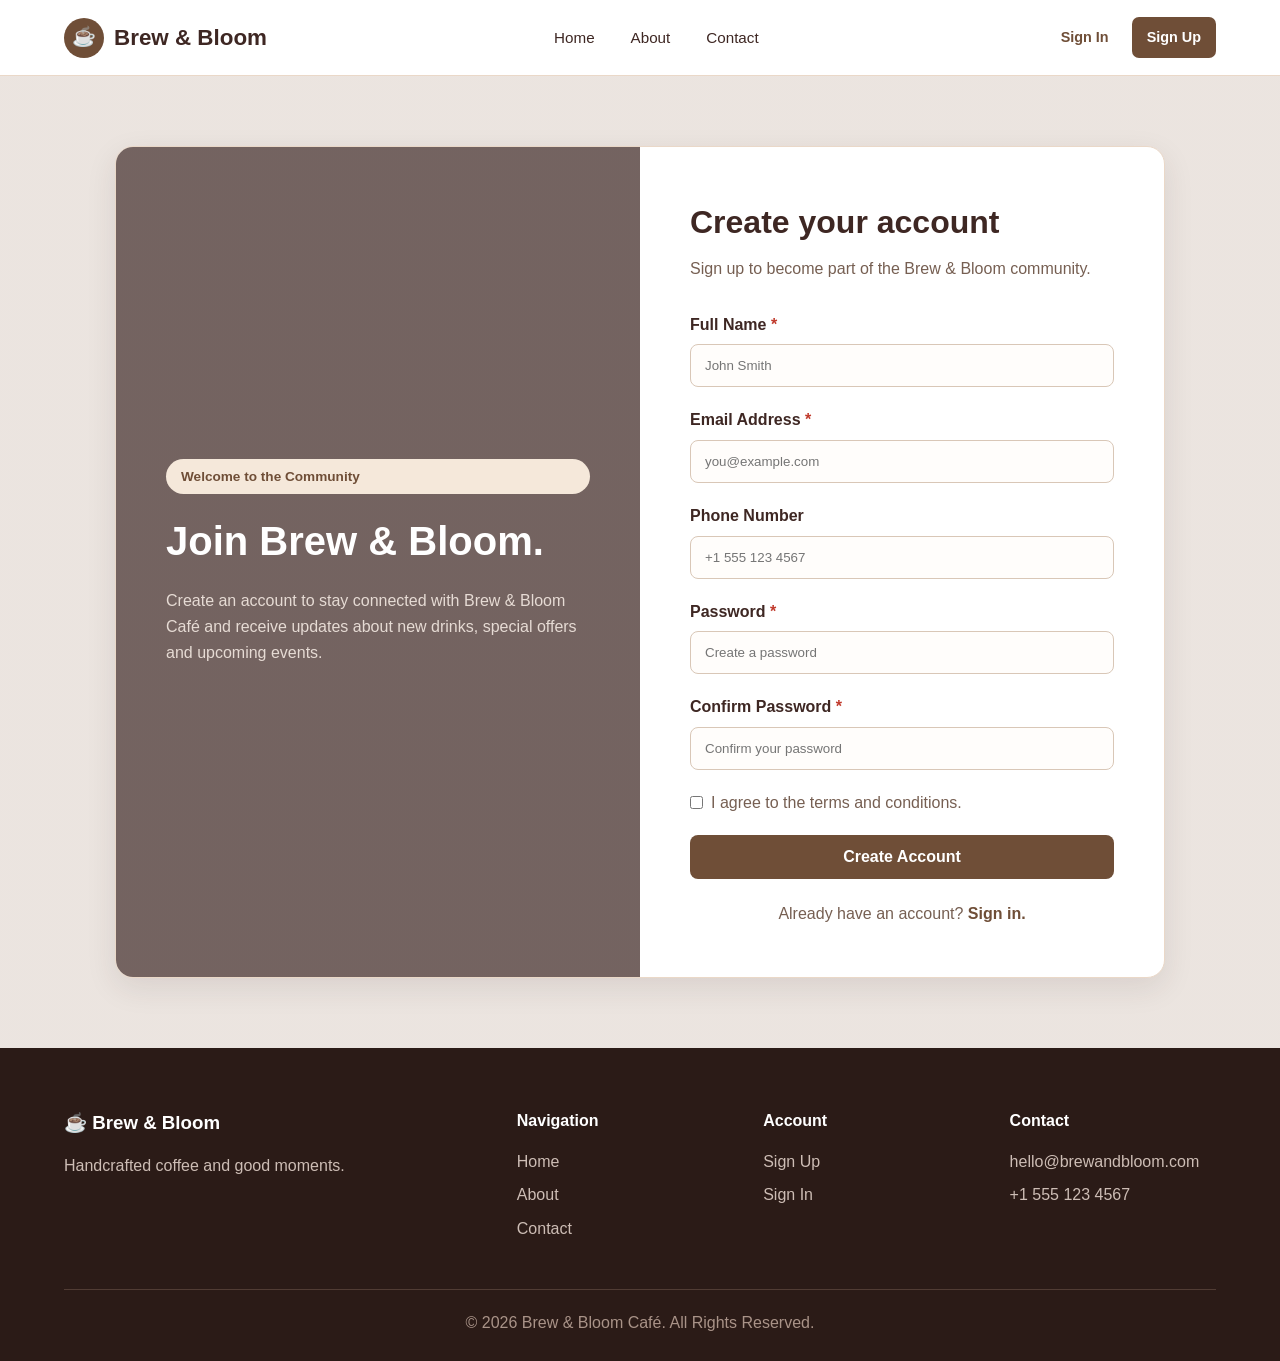
<file: signup.html>
<!DOCTYPE html>
<html lang="en">
<head>
    <meta charset="UTF-8">
    <meta name="viewport" content="width=device-width, initial-scale=1.0">
    <title>Sign Up | Brew & Bloom Café</title>
    <link rel="stylesheet" href="css/style.css">
</head>

<body>

<header class="navbar">
    <div class="container nav-container">

        <a href="index.html" class="logo">
            <span class="logo-icon">☕</span>
            Brew & Bloom
        </a>

        <nav>
            <ul class="nav-links">
                <li><a href="index.html">Home</a></li>
                <li><a href="about.html">About</a></li>
                <li><a href="contact.html">Contact</a></li>
            </ul>
        </nav>

        <div class="auth-links">
            <a href="signin.html" class="signin-link">Sign In</a>
            <a href="signup.html" class="signup-link">Sign Up</a>
        </div>

    </div>
</header>


<main class="auth-page">

    <div class="auth-container">

        <!-- AUTH INFORMATION -->
        <div class="auth-image">

            <span class="badge">Welcome to the Community</span>

            <h2>Join Brew & Bloom.</h2>

            <p>
                Create an account to stay connected with Brew & Bloom Café
                and receive updates about new drinks, special offers and
                upcoming events.
            </p>

        </div>


        <!-- SIGN UP FORM -->
        <div class="auth-form">

            <h1>Create your account</h1>

            <p class="auth-subtitle">
                Sign up to become part of the Brew & Bloom community.
            </p>


            <form action="#" method="post">

                <div class="form-group">
                    <label for="fullname">
                        Full Name <span class="required">*</span>
                    </label>

                    <input
                        type="text"
                        id="fullname"
                        name="fullname"
                        class="form-control"
                        placeholder="John Smith"
                        minlength="2"
                        maxlength="60"
                        required
                    >
                </div>


                <div class="form-group">
                    <label for="signup-email">
                        Email Address <span class="required">*</span>
                    </label>

                    <input
                        type="email"
                        id="signup-email"
                        name="email"
                        class="form-control"
                        placeholder="you@example.com"
                        required
                    >
                </div>


                <div class="form-group">
                    <label for="phone">
                        Phone Number
                    </label>

                    <input
                        type="tel"
                        id="phone"
                        name="phone"
                        class="form-control"
                        placeholder="+1 555 123 4567"
                        pattern="[0-9+\-\s()]{7,20}"
                    >
                </div>


                <div class="form-group">
                    <label for="password">
                        Password <span class="required">*</span>
                    </label>

                    <input
                        type="password"
                        id="password"
                        name="password"
                        class="form-control"
                        placeholder="Create a password"
                        minlength="8"
                        required
                    >
                </div>


                <div class="form-group">
                    <label for="confirm-password">
                        Confirm Password <span class="required">*</span>
                    </label>

                    <input
                        type="password"
                        id="confirm-password"
                        name="confirm-password"
                        class="form-control"
                        placeholder="Confirm your password"
                        minlength="8"
                        required
                    >
                </div>


                <div class="checkbox-row">

                    <input
                        type="checkbox"
                        id="terms"
                        name="terms"
                        required
                    >

                    <label for="terms">
                        I agree to the terms and conditions.
                    </label>

                </div>


                <button
                    type="submit"
                    class="btn btn-primary auth-submit"
                >
                    Create Account
                </button>

            </form>


            <div class="auth-switch">
                Already have an account?
                <a href="signin.html">Sign in.</a>
            </div>

        </div>

    </div>

</main>


<footer class="footer">
    <div class="container">

        <div class="footer-grid">

            <div>
                <h3>☕ Brew & Bloom</h3>
                <p>
                    Handcrafted coffee and good moments.
                </p>
            </div>

            <div>
                <h4>Navigation</h4>
                <ul>
                    <li><a href="index.html">Home</a></li>
                    <li><a href="about.html">About</a></li>
                    <li><a href="contact.html">Contact</a></li>
                </ul>
            </div>

            <div>
                <h4>Account</h4>
                <ul>
                    <li><a href="signup.html">Sign Up</a></li>
                    <li><a href="signin.html">Sign In</a></li>
                </ul>
            </div>

            <div>
                <h4>Contact</h4>
                <ul>
                    <li>hello@brewandbloom.com</li>
                    <li>+1 555 123 4567</li>
                </ul>
            </div>

        </div>

        <div class="footer-bottom">
            © 2026 Brew & Bloom Café. All Rights Reserved.
        </div>

    </div>
</footer>

</body>
</html>
</file>
<file: css/style.css>
/* =========================================
   BREW & BLOOM CAFÉ
   Global Stylesheet
   HTML + CSS ONLY
========================================= */

/* ---------- RESET ---------- */

* {
    margin: 0;
    padding: 0;
    box-sizing: border-box;
}

html {
    scroll-behavior: smooth;
}

body {
    font-family: Arial, Helvetica, sans-serif;
    background: #fffaf5;
    color: #3e2723;
    line-height: 1.6;
}

a {
    text-decoration: none;
    color: inherit;
}

img {
    max-width: 100%;
    display: block;
}

button,
input,
textarea,
select {
    font-family: inherit;
}

/* ---------- VARIABLES ---------- */

:root {
    --brown-dark: #3e2723;
    --brown: #6f4e37;
    --brown-light: #8b6b52;
    --cream: #fffaf5;
    --cream-dark: #f5e8da;
    --coffee: #4b2e20;
    --gold: #c8954c;
    --white: #ffffff;
    --text-light: #765f52;
    --border: #ead8c8;
    --shadow: 0 10px 30px rgba(62, 39, 35, 0.10);
}

/* ---------- UTILITY ---------- */

.container {
    width: 90%;
    max-width: 1200px;
    margin: auto;
}

.text-center {
    text-align: center;
}

.section {
    padding: 80px 0;
}

.section-title {
    font-size: 2.2rem;
    color: var(--brown-dark);
    margin-bottom: 12px;
}

.section-subtitle {
    max-width: 700px;
    margin: 0 auto 45px;
    color: var(--text-light);
}

.badge {
    display: inline-block;
    padding: 7px 15px;
    background: var(--cream-dark);
    color: var(--brown);
    border-radius: 30px;
    font-size: 0.85rem;
    font-weight: bold;
    margin-bottom: 15px;
}

.btn {
    display: inline-block;
    padding: 13px 25px;
    border-radius: 8px;
    font-weight: bold;
    border: 2px solid transparent;
    cursor: pointer;
    transition: 0.3s ease;
}

.btn-primary {
    background: var(--brown);
    color: var(--white);
}

.btn-primary:hover {
    background: var(--brown-dark);
    transform: translateY(-2px);
}

.btn-outline {
    border-color: var(--brown);
    color: var(--brown);
    background: transparent;
}

.btn-outline:hover {
    background: var(--brown);
    color: white;
}

/* =========================================
   NAVBAR
========================================= */

.navbar {
    background: var(--white);
    border-bottom: 1px solid var(--border);
    position: sticky;
    top: 0;
    z-index: 100;
}

.nav-container {
    min-height: 75px;
    display: flex;
    align-items: center;
    justify-content: space-between;
    gap: 20px;
}

.logo {
    display: flex;
    align-items: center;
    gap: 10px;
    font-size: 1.4rem;
    font-weight: 800;
    color: var(--brown-dark);
}

.logo-icon {
    width: 40px;
    height: 40px;
    border-radius: 50%;
    background: var(--brown);
    color: white;
    display: flex;
    align-items: center;
    justify-content: center;
    font-size: 1.2rem;
}

.nav-links {
    display: flex;
    align-items: center;
    gap: 8px;
    list-style: none;
}

.nav-links a {
    padding: 10px 14px;
    border-radius: 7px;
    font-size: 0.95rem;
    transition: 0.3s;
}

.nav-links a:hover,
.nav-links a.active {
    background: var(--cream-dark);
    color: var(--brown);
}

.auth-links {
    display: flex;
    gap: 8px;
}

.auth-links a {
    padding: 9px 15px;
    border-radius: 7px;
    font-weight: bold;
    font-size: 0.9rem;
}

.signin-link {
    color: var(--brown);
}

.signup-link {
    background: var(--brown);
    color: white;
}

/* =========================================
   HERO SECTION
========================================= */

.hero {
    min-height: 650px;
    display: flex;
    align-items: center;
    background:
        linear-gradient(
            90deg,
            rgba(47, 28, 20, 0.92),
            rgba(47, 28, 20, 0.62),
            rgba(47, 28, 20, 0.25)
        ),
        url("https://images.unsplash.com/photo-1495474472287-4d71bcdd2085?auto=format&fit=crop&w=1800&q=85")
        center/cover;
    color: white;
}

.hero-content {
    max-width: 680px;
}

.hero h1 {
    font-size: clamp(2.5rem, 6vw, 4.8rem);
    line-height: 1.05;
    margin-bottom: 22px;
}

.hero p {
    font-size: 1.15rem;
    max-width: 600px;
    color: #f6eee8;
    margin-bottom: 30px;
}

.hero-buttons {
    display: flex;
    gap: 15px;
    flex-wrap: wrap;
}

.hero .btn-outline {
    border-color: white;
    color: white;
}

/* =========================================
   COMPONENT 1 - FEATURE CARDS
========================================= */

.feature-grid {
    display: grid;
    grid-template-columns: repeat(3, 1fr);
    gap: 25px;
}

.feature-card {
    background: white;
    border: 1px solid var(--border);
    padding: 30px;
    border-radius: 15px;
    text-align: center;
    box-shadow: var(--shadow);
    transition: 0.3s;
}

.feature-card:hover {
    transform: translateY(-7px);
}

.feature-icon {
    width: 60px;
    height: 60px;
    margin: 0 auto 18px;
    background: var(--cream-dark);
    color: var(--brown);
    border-radius: 50%;
    display: flex;
    align-items: center;
    justify-content: center;
    font-size: 1.6rem;
}

.feature-card h3 {
    margin-bottom: 10px;
}

.feature-card p {
    color: var(--text-light);
}

/* =========================================
   COMPONENT 2 - MENU CARDS
========================================= */

.menu-grid {
    display: grid;
    grid-template-columns: repeat(3, 1fr);
    gap: 25px;
}

.menu-card {
    background: white;
    border-radius: 14px;
    overflow: hidden;
    border: 1px solid var(--border);
    box-shadow: var(--shadow);
}

.menu-image {
    height: 210px;
    background-size: cover;
    background-position: center;
}

.menu-card:nth-child(1) .menu-image {
    background-image: url("https://images.unsplash.com/photo-1509042239860-f550ce710b93?auto=format&fit=crop&w=800&q=80");
}

.menu-card:nth-child(2) .menu-image {
    background-image: url("https://images.unsplash.com/photo-1511081692775-05d0f180a065?auto=format&fit=crop&w=800&q=80");
}

.menu-card:nth-child(3) .menu-image {
    background-image: url("https://images.unsplash.com/photo-1495474472287-4d71bcdd2085?auto=format&fit=crop&w=800&q=80");
}

.menu-info {
    padding: 22px;
}

.menu-title {
    display: flex;
    justify-content: space-between;
    gap: 15px;
    margin-bottom: 8px;
}

.price {
    color: var(--gold);
    font-weight: bold;
}

.menu-info p {
    color: var(--text-light);
}

/* =========================================
   COMPONENT 3 - PROMO BANNER
========================================= */

.promo {
    background: var(--brown-dark);
    color: white;
    padding: 50px;
    border-radius: 20px;
    display: flex;
    justify-content: space-between;
    align-items: center;
    gap: 30px;
}

.promo p {
    color: #dbcfc8;
    margin-top: 8px;
}

/* =========================================
   COMPONENT 4 - STATISTICS
========================================= */

.stats {
    background: var(--cream-dark);
}

.stats-grid {
    display: grid;
    grid-template-columns: repeat(4, 1fr);
    gap: 20px;
}

.stat {
    text-align: center;
    padding: 25px;
}

.stat h3 {
    font-size: 2.3rem;
    color: var(--brown);
}

.stat p {
    color: var(--text-light);
}

/* =========================================
   COMPONENT 5 - TESTIMONIALS
========================================= */

.testimonial-grid {
    display: grid;
    grid-template-columns: repeat(3, 1fr);
    gap: 25px;
}

.testimonial {
    background: white;
    border: 1px solid var(--border);
    border-radius: 14px;
    padding: 30px;
    box-shadow: var(--shadow);
}

.stars {
    color: var(--gold);
    margin-bottom: 15px;
}

.testimonial p {
    color: var(--text-light);
    margin-bottom: 20px;
}

.customer {
    font-weight: bold;
}

/* =========================================
   COMPONENT 6 - NEWSLETTER
========================================= */

.newsletter {
    background: var(--cream-dark);
    text-align: center;
    padding: 60px 20px;
}

.newsletter-form {
    display: flex;
    max-width: 550px;
    margin: 25px auto 0;
    gap: 10px;
}

.newsletter-form input {
    flex: 1;
    padding: 14px;
    border: 1px solid var(--border);
    border-radius: 8px;
    outline: none;
}

/* =========================================
   COMPONENT 7 - FAQ
========================================= */

.faq {
    max-width: 850px;
    margin: auto;
}

details {
    background: white;
    border: 1px solid var(--border);
    border-radius: 10px;
    margin-bottom: 12px;
    padding: 18px 20px;
}

summary {
    cursor: pointer;
    font-weight: bold;
}

details p {
    color: var(--text-light);
    margin-top: 12px;
}

/* =========================================
   COMPONENT 8 - IMAGE SHOWCASE
========================================= */

.gallery-grid {
    display: grid;
    grid-template-columns: 2fr 1fr 1fr;
    gap: 15px;
}

.gallery-item {
    height: 240px;
    border-radius: 14px;
    background-size: cover;
    background-position: center;
}

.gallery-item:first-child {
    height: 495px;
    grid-row: span 2;
    background-image: url("https://images.unsplash.com/photo-1445116572660-236099ec97a0?auto=format&fit=crop&w=1000&q=80");
}

.gallery-item:nth-child(2) {
    background-image: url("https://images.unsplash.com/photo-1442512595331-e89e73853f31?auto=format&fit=crop&w=800&q=80");
}

.gallery-item:nth-child(3) {
    background-image: url("https://images.unsplash.com/photo-1498804103079-a6351b050096?auto=format&fit=crop&w=800&q=80");
}

.gallery-item:nth-child(4) {
    background-image: url("https://images.unsplash.com/photo-1459755486867-b55449bb39ff?auto=format&fit=crop&w=800&q=80");
}

.gallery-item:nth-child(5) {
    background-image: url("https://images.unsplash.com/photo-1514432324607-a09d9b4aefdd?auto=format&fit=crop&w=800&q=80");
}

/* =========================================
   COMPONENT 9 - PROCESS
========================================= */

.process-grid {
    display: grid;
    grid-template-columns: repeat(3, 1fr);
    gap: 25px;
}

.process-card {
    text-align: center;
    padding: 30px;
}

.process-number {
    width: 50px;
    height: 50px;
    border-radius: 50%;
    background: var(--brown);
    color: white;
    margin: 0 auto 15px;
    display: flex;
    align-items: center;
    justify-content: center;
    font-weight: bold;
}

/* =========================================
   COMPONENT 10 - CTA
========================================= */

.cta {
    text-align: center;
    background: linear-gradient(135deg, #6f4e37, #3e2723);
    color: white;
    padding: 75px 20px;
}

.cta h2 {
    font-size: 2.4rem;
    margin-bottom: 12px;
}

.cta p {
    color: #e8ddd6;
    margin-bottom: 25px;
}

/* =========================================
   PAGE HEADER
========================================= */

.page-header {
    background: var(--brown-dark);
    color: white;
    text-align: center;
    padding: 75px 20px;
}

.page-header h1 {
    font-size: 3rem;
    margin-bottom: 10px;
}

.page-header p {
    color: #ddcec4;
}

/* =========================================
   ABOUT - TIMELINE
========================================= */

.timeline {
    max-width: 850px;
    margin: auto;
    position: relative;
}

.timeline::before {
    content: "";
    position: absolute;
    left: 50%;
    top: 0;
    bottom: 0;
    width: 2px;
    background: var(--border);
}

.timeline-item {
    width: 50%;
    padding: 20px 40px;
    position: relative;
}

.timeline-item:nth-child(odd) {
    left: 0;
    text-align: right;
}

.timeline-item:nth-child(even) {
    left: 50%;
}

.timeline-dot {
    position: absolute;
    width: 15px;
    height: 15px;
    background: var(--brown);
    border-radius: 50%;
    top: 28px;
}

.timeline-item:nth-child(odd) .timeline-dot {
    right: -7px;
}

.timeline-item:nth-child(even) .timeline-dot {
    left: -7px;
}

.timeline-item h3 {
    color: var(--brown);
}

.timeline-item p {
    color: var(--text-light);
}

/* =========================================
   ABOUT - TEAM
========================================= */

.team-grid {
    display: grid;
    grid-template-columns: repeat(3, 1fr);
    gap: 25px;
}

.team-card {
    background: white;
    border: 1px solid var(--border);
    border-radius: 14px;
    padding: 30px;
    text-align: center;
}

.team-avatar {
    width: 90px;
    height: 90px;
    margin: auto;
    border-radius: 50%;
    background: var(--cream-dark);
    display: flex;
    align-items: center;
    justify-content: center;
    font-size: 2rem;
}

.team-card h3 {
    margin-top: 15px;
}

.team-card p {
    color: var(--text-light);
}

/* =========================================
   CONTACT
========================================= */

.contact-grid {
    display: grid;
    grid-template-columns: 1fr 1.4fr;
    gap: 30px;
}

.contact-card {
    background: white;
    border: 1px solid var(--border);
    padding: 30px;
    border-radius: 14px;
    box-shadow: var(--shadow);
    margin-bottom: 20px;
}

.contact-card h3 {
    margin-bottom: 10px;
}

.contact-card p {
    color: var(--text-light);
}

.form-card {
    background: white;
    border: 1px solid var(--border);
    border-radius: 14px;
    padding: 35px;
    box-shadow: var(--shadow);
}

.form-group {
    margin-bottom: 20px;
}

.form-group label {
    display: block;
    font-weight: bold;
    margin-bottom: 7px;
}

.form-control {
    width: 100%;
    padding: 13px 14px;
    border: 1px solid #d9c7b7;
    border-radius: 8px;
    outline: none;
    background: #fffdfb;
}

.form-control:focus {
    border-color: var(--brown);
    box-shadow: 0 0 0 3px rgba(111, 78, 55, 0.12);
}

textarea.form-control {
    min-height: 150px;
    resize: vertical;
}

.form-control:invalid:not(:placeholder-shown) {
    border-color: #c0392b;
}

.form-control:valid:not(:placeholder-shown) {
    border-color: #57965c;
}

.required {
    color: #c0392b;
}

/* =========================================
   AUTH PAGES
========================================= */

.auth-page {
    min-height: calc(100vh - 75px);
    display: flex;
    align-items: center;
    justify-content: center;
    padding: 70px 20px;
    background:
        linear-gradient(
            rgba(62, 39, 35, 0.10),
            rgba(62, 39, 35, 0.10)
        ),
        var(--cream);
}

.auth-container {
    width: 100%;
    max-width: 1050px;
    display: grid;
    grid-template-columns: 1fr 1fr;
    background: white;
    border-radius: 18px;
    overflow: hidden;
    box-shadow: var(--shadow);
    border: 1px solid var(--border);
}

.auth-image {
    background:
        linear-gradient(
            rgba(62, 39, 35, 0.72),
            rgba(62, 39, 35, 0.72)
        ),
        url("https://images.unsplash.com/photo-1445116572660-236099ec97a0?auto=format&fit=crop&w=1000&q=80")
        center/cover;
    color: white;
    padding: 50px;
    display: flex;
    flex-direction: column;
    justify-content: center;
}

.auth-image h2 {
    font-size: 2.5rem;
    margin-bottom: 15px;
}

.auth-image p {
    color: #e6dbd4;
}

.auth-form {
    padding: 50px;
}

.auth-form h1 {
    margin-bottom: 8px;
}

.auth-subtitle {
    color: var(--text-light);
    margin-bottom: 30px;
}

.checkbox-row {
    display: flex;
    align-items: center;
    gap: 8px;
    margin-bottom: 20px;
    color: var(--text-light);
}

.auth-submit {
    width: 100%;
    border: none;
    font-size: 1rem;
}

.auth-switch {
    text-align: center;
    margin-top: 22px;
    color: var(--text-light);
}

.auth-switch a {
    color: var(--brown);
    font-weight: bold;
}

/* =========================================
   FOOTER
========================================= */

.footer {
    background: #2b1b17;
    color: white;
    padding: 60px 0 25px;
}

.footer-grid {
    display: grid;
    grid-template-columns: 2fr 1fr 1fr 1fr;
    gap: 40px;
    padding-bottom: 40px;
}

.footer h3,
.footer h4 {
    margin-bottom: 15px;
}

.footer p,
.footer li {
    color: #cdbdb5;
}

.footer ul {
    list-style: none;
}

.footer li {
    margin-bottom: 8px;
}

.footer a:hover {
    color: white;
}

.footer-bottom {
    border-top: 1px solid #513c34;
    padding-top: 20px;
    text-align: center;
    color: #a99388;
}

/* =========================================
   RESPONSIVE DESIGN
========================================= */

@media (max-width: 900px) {

    .nav-container {
        flex-wrap: wrap;
        padding: 15px 0;
    }

    .nav-links {
        order: 3;
        width: 100%;
        justify-content: center;
    }

    .feature-grid,
    .menu-grid,
    .testimonial-grid,
    .team-grid {
        grid-template-columns: repeat(2, 1fr);
    }

    .stats-grid {
        grid-template-columns: repeat(2, 1fr);
    }

    .contact-grid,
    .auth-container {
        grid-template-columns: 1fr;
    }

    .auth-image {
        min-height: 300px;
    }

    .footer-grid {
        grid-template-columns: repeat(2, 1fr);
    }

    .timeline::before {
        left: 10px;
    }

    .timeline-item,
    .timeline-item:nth-child(even),
    .timeline-item:nth-child(odd) {
        width: 100%;
        left: 0;
        text-align: left;
        padding-left: 40px;
    }

    .timeline-item:nth-child(odd) .timeline-dot,
    .timeline-item:nth-child(even) .timeline-dot {
        left: 3px;
        right: auto;
    }
}

@media (max-width: 600px) {

    .container {
        width: 92%;
    }

    .nav-container {
        justify-content: center;
    }

    .logo {
        width: 100%;
        justify-content: center;
    }

    .nav-links {
        gap: 2px;
        flex-wrap: wrap;
    }

    .nav-links a {
        padding: 7px 8px;
        font-size: 0.85rem;
    }

    .auth-links {
        width: 100%;
        justify-content: center;
    }

    .hero {
        min-height: 600px;
    }

    .hero h1 {
        font-size: 2.8rem;
    }

    .feature-grid,
    .menu-grid,
    .testimonial-grid,
    .team-grid,
    .process-grid,
    .stats-grid {
        grid-template-columns: 1fr;
    }

    .promo {
        flex-direction: column;
        align-items: flex-start;
        padding: 30px;
    }

    .gallery-grid {
        grid-template-columns: 1fr;
    }

    .gallery-item,
    .gallery-item:first-child {
        height: 260px;
        grid-row: auto;
    }

    .newsletter-form {
        flex-direction: column;
    }

    .footer-grid {
        grid-template-columns: 1fr;
    }

    .auth-form,
    .auth-image {
        padding: 30px;
    }

    .page-header h1 {
        font-size: 2.3rem;
    }
}
</file>
